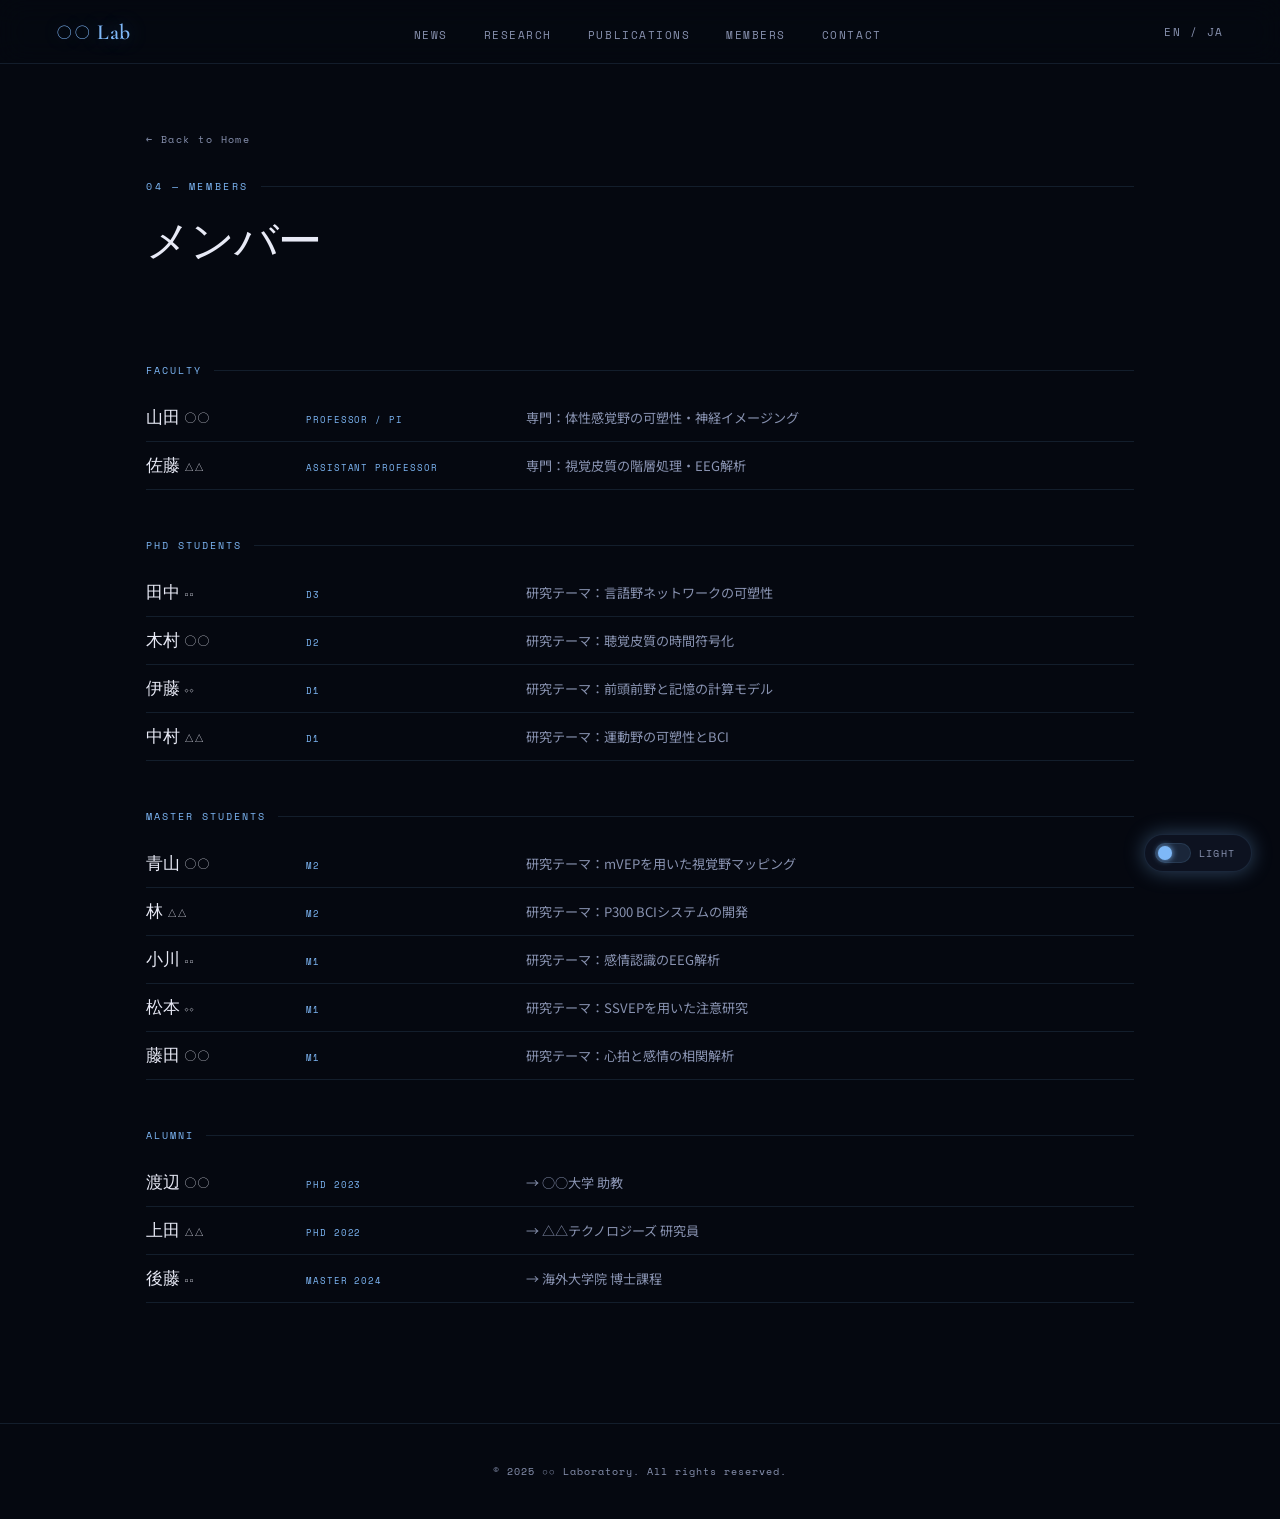
<file: members/index.html>
<!DOCTYPE html>
<html lang="ja" data-theme="dark">
<head>
<meta charset="UTF-8">
<meta name="viewport" content="width=device-width, initial-scale=1.0">
<title>Members — ○○ Lab</title>
<link href="https://fonts.googleapis.com/css2?family=Cormorant+Garamond:wght@300;400;600&family=Lora:ital,wght@0,400;0,500;1,400&family=Space+Mono:wght@400;700&family=IBM+Plex+Mono:wght@400;500&family=Noto+Sans+JP:wght@300;400;500&display=swap" rel="stylesheet">
<style>
/* ═══════════════════════════════════════════════
   THEME VARIABLES
═══════════════════════════════════════════════ */
[data-theme="dark"] {
  --bg:          #050810;
  --bg2:         #080d1a;
  --surface:     #0d1220;
  --accent:      #7eb8f7;
  --accent2:     #a78bfa;
  --accent3:     #f472b6;
  --text:        #e8eaf6;
  --text-dim:    #8892b0;
  --border:      rgba(126,184,247,0.12);
  --nav-bg:      rgba(5,8,16,0.88);
  --hero-bg:     radial-gradient(ellipse 60% 60% at 50% 50%, rgba(126,184,247,0.07) 0%, transparent 70%);
  --grid-line:   rgba(126,184,247,0.04);
  --brain-color: #1a2040;
  --brain-emissive: #0d1030;
  --brain-spec:  #7eb8f7;
  --brain-wire:  #7eb8f7;
  --brain-wire-opacity: 0.06;
  --glow:        0 0 20px rgba(126,184,247,0.35);
  --font-display: 'Cormorant Garamond', serif;
  --font-mono:    'Space Mono', monospace;
  --switch-bg:    rgba(126,184,247,0.1);
  --switch-icon:  '☀';
  --switch-label: 'Light';
}
[data-theme="ivory"] {
  --bg:          #faf8ff;
  --bg2:         #ede8f8;
  --surface:     #fbfaff;
  --accent:      #7c3aed;
  --accent2:     #6d28d9;
  --accent3:     #a78bfa;
  --text:        #1e1b2e;
  --text-dim:    #6b6880;
  --border:      rgba(124,58,237,0.12);
  --nav-bg:      rgba(250,248,255,0.93);
  --hero-bg:     linear-gradient(135deg, #faf8ff 60%, #ede8f8 100%);
  --grid-line:   rgba(124,58,237,0.04);
  --brain-color: #ede8f8;
  --brain-emissive: #e0d8f8;
  --brain-spec:  #ffffff;
  --brain-wire:  #7c3aed;
  --brain-wire-opacity: 0.025;
  --glow:        0 4px 18px rgba(124,58,237,0.12);
  --font-display: 'Lora', serif;
  --font-mono:    'IBM Plex Mono', monospace;
  --switch-bg:    rgba(124,58,237,0.08);
  --switch-icon:  '🌙';
  --switch-label: 'Dark';
}

/* ═══════════════════════════════════════════════
   BASE
═══════════════════════════════════════════════ */
*, *::before, *::after { margin:0; padding:0; box-sizing:border-box; }
html { scroll-behavior: smooth; }
body {
  background: var(--bg);
  color: var(--text);
  font-family: 'Noto Sans JP', sans-serif;
  overflow-x: hidden;
  transition: background 0.5s ease, color 0.5s ease;
}

/* ═══════════════════════════════════════════════
   THEME SWITCHER
═══════════════════════════════════════════════ */
#lang-switch {
  display: flex;
  align-items: center;
  gap: 6px;
  background: none;
  border: none;
  cursor: pointer;
  user-select: none;
  padding: 0;
}
#lang-switch .switch-track { display: none; }
#lang-switch .switch-label {
  font-family: var(--font-mono);
  font-size: 0.68rem;
  letter-spacing: 0.14em;
  text-transform: uppercase;
  color: var(--text-dim);
  transition: color 0.3s;
}
#lang-switch:hover .switch-label { color: var(--accent); }

#theme-switch {
  position: fixed;
  bottom: 28px;
  right: 28px;
  z-index: 2000;
  display: flex;
  align-items: center;
  gap: 8px;
  background: var(--surface);
  border: 1px solid var(--border);
  border-radius: 40px;
  padding: 8px 16px 8px 10px;
  cursor: pointer;
  box-shadow: var(--glow);
  transition: background 0.4s, border-color 0.4s, box-shadow 0.4s, transform 0.2s;
  user-select: none;
}
#theme-switch:hover { transform: scale(1.05); }
#theme-switch:active { transform: scale(0.97); }

.switch-track {
  width: 36px; height: 20px;
  background: var(--border);
  border: 1px solid var(--border);
  border-radius: 10px;
  position: relative;
  transition: background 0.4s;
}
.switch-thumb {
  width: 14px; height: 14px;
  background: var(--accent);
  border-radius: 50%;
  position: absolute;
  top: 2px; left: 2px;
  transition: transform 0.35s cubic-bezier(.4,0,.2,1), background 0.4s;
  box-shadow: 0 0 6px var(--accent);
}
[data-theme="ivory"] .switch-thumb { transform: translateX(16px); }

.switch-label {
  font-family: var(--font-mono);
  font-size: 0.62rem;
  letter-spacing: 0.12em;
  text-transform: uppercase;
  color: var(--text-dim);
  transition: color 0.4s;
}

/* ═══════════════════════════════════════════════
   NAV
═══════════════════════════════════════════════ */
:root { --nav-h: 64px; }
nav {
  position: fixed; top:0; left:0; right:0; height: var(--nav-h);
  background: var(--nav-bg);
  backdrop-filter: blur(14px);
  border-bottom: 1px solid var(--border);
  display: flex; align-items: center; justify-content: space-between;
  padding: 0 56px; z-index: 1000;
  transition: background 0.5s, border-color 0.5s;
  gap: 24px;
}
.nav-logo {
  font-family: var(--font-display);
  font-size: 1.35rem; font-weight: 600;
  color: var(--accent); text-decoration: none;
  letter-spacing: 0.03em;
  text-shadow: var(--glow);
  transition: color 0.4s, text-shadow 0.4s, font-family 0.1s;
}
.nav-links { display:flex; gap:36px; list-style:none; }
.nav-links a {
  font-family: var(--font-mono);
  font-size: 0.68rem; letter-spacing: 0.14em; text-transform: uppercase;
  color: var(--text-dim); text-decoration: none;
  transition: color 0.3s, font-family 0.1s;
  position: relative;
}
.nav-links a::after {
  content:''; position:absolute; bottom:-3px; left:0;
  width:0; height:1px; background:var(--accent);
  transition: width 0.3s;
}
.nav-links a:hover { color: var(--accent); }
.nav-links a:hover::after { width: 100%; }

/* ═══════════════════════════════════════════════
   HERO
═══════════════════════════════════════════════ */
#hero {
  width:100%; height:100vh; padding-top:var(--nav-h);
  display:flex; align-items:center; justify-content:center;
  position:relative; overflow:hidden;
  background: var(--hero-bg);
  transition: background 0.5s;
}
#hero::before {
  content:''; position:absolute; inset:0; pointer-events:none;
  background-image:
    linear-gradient(var(--grid-line) 1px, transparent 1px),
    linear-gradient(90deg, var(--grid-line) 1px, transparent 1px);
  background-size: 48px 48px;
  transition: background-image 0.5s;
}

.hero-layout {
  display: grid;
  grid-template-columns: 1fr 1fr;
  gap: 80px; align-items: center;
  max-width: 1100px; width: 100%;
  padding: 0 56px;
  position: relative; z-index: 1;
}
.hero-text { order: 1; }
#canvas-wrap {
  order: 2;
  position: relative;
  width: min(460px, 44vw);
  height: min(460px, 44vw);
  flex-shrink: 0;
}
@media(max-width:768px){
  #canvas-wrap { width: min(340px, 90vw); height: min(340px, 90vw); margin: 0 auto; }
}

.hero-kicker {
  font-family: var(--font-mono);
  font-size: 0.65rem; letter-spacing: 0.26em; text-transform: uppercase;
  color: var(--accent); margin-bottom: 18px;
  display: flex; align-items: center; gap: 12px;
  transition: color 0.4s;
}
[data-theme="dark"] .hero-kicker::before  { content:''; width:28px; height:1px; background:var(--accent); }
[data-theme="ivory"] .hero-kicker::before { content:''; width:0; }

.hero-h1 {
  font-family: var(--font-display);
  font-size: clamp(2rem, 3.8vw, 3.4rem);
  font-weight: 300; line-height: 1.2;
  letter-spacing: -0.02em; margin-bottom: 20px;
  color: var(--text);
  transition: font-family 0.1s, color 0.4s;
}
.hero-h1 em { font-style: italic; color: var(--accent); font-weight: 400; transition: color 0.4s; }
.hero-divider {
  width: 40px; height: 2px; background: var(--accent);
  border-radius: 1px; margin: 20px 0;
  transition: background 0.4s;
}
[data-theme="dark"] .hero-divider { display: none; }
.hero-p {
  font-size: 0.88rem; color: var(--text-dim); line-height: 2;
  max-width: 420px;
  transition: color 0.4s;
}

/* Canvas */
#canvas-wrap {
  position:relative;
  width: min(480px, 44vw); height: min(480px, 44vw);
  cursor: grab;
  filter: drop-shadow(var(--glow));
  transition: filter 0.5s;
}
#canvas-wrap:active { cursor: grabbing; }
#brain-canvas { width:100%; height:100%; display:block; }
#labels-container { position:absolute; inset:0; pointer-events:none; }
.drag-hint {
  position:absolute; bottom:-30px; left:50%; transform:translateX(-50%);
  font-family: var(--font-mono); font-size:0.6rem; letter-spacing:0.2em;
  text-transform:uppercase; color:var(--text-dim); white-space:nowrap;
  animation: breathe 2.5s ease-in-out infinite;
  transition: color 0.4s;
}
@keyframes breathe { 0%,100%{opacity:0.35} 50%{opacity:0.85} }
@keyframes labelFlash { 0%{filter:brightness(1)} 30%{filter:brightness(2) drop-shadow(0 0 8px white)} 100%{filter:brightness(1)} }
.label-flash .label-dot { animation: labelFlash 2s ease; }

/* ═══════════════════════════════════════════════
   REGION LABELS
═══════════════════════════════════════════════ */
.region-label {
  position:absolute; transform:translate(-50%,-50%);
  pointer-events:auto; opacity:0; transition:opacity 0.4s;
}
.region-label.visible { opacity:1; }
.label-dot {
  width:10px; height:10px; border-radius:50%; margin:auto;
  z-index:2; position:relative; cursor:pointer;
}
.label-line { pointer-events:none; width:1px; }
.label-card { pointer-events:auto; }
[data-theme="ivory"] .label-dot { border: 2px solid white; }
.label-line { width:1px; height:0; margin:0 auto; opacity:0; transition:height 0.3s, opacity 0.3s; }
.label-card {
  padding:10px 14px; width:172px; cursor:pointer;
  background: var(--surface);
  border-radius: 6px;
  opacity: 0; transform: translateY(8px);
  transition: opacity 0.3s ease, transform 0.3s ease, box-shadow 0.3s, background 0.4s;
  pointer-events: none;
}
[data-theme="dark"] .label-card {
  border: 1px solid rgba(126,184,247,0.2);
  box-shadow: 0 4px 20px rgba(0,0,0,0.4);
}
[data-theme="ivory"] .label-card {
  border: 1px solid var(--border);
  box-shadow: 0 4px 18px rgba(124,58,237,0.08);
}
.region-label:hover .label-line { height:22px; opacity:0.5; }
.region-label:hover .label-card { opacity:1; transform:translateY(0); pointer-events:auto; }
.label-card:hover { opacity:1; transform:translateY(0); }
[data-theme="dark"]  .label-card:hover { box-shadow: 0 8px 30px rgba(0,0,0,0.5); }
[data-theme="ivory"] .label-card:hover { box-shadow: 0 10px 32px rgba(194,65,12,0.12); }

.label-name {
  font-family: var(--font-mono);
  font-size:0.65rem; font-weight:500; letter-spacing:0.07em;
  white-space:nowrap; transition: color 0.4s;
}
.label-en {
  font-family: var(--font-mono);
  font-size:0.54rem; color:var(--text-dim); letter-spacing:0.04em; margin-top:2px;
  transition: color 0.4s;
}
.label-desc {
  font-size:0.72rem; color:var(--text-dim); line-height:1.65;
  max-height:0; overflow:hidden; opacity:0;
  transition: max-height 0.4s, opacity 0.4s, margin-top 0.3s, color 0.4s;
}
.label-card:hover .label-desc { max-height:130px; opacity:1; margin-top:8px; }
.label-link {
  display:inline-block; margin-top:7px;
  font-family: var(--font-mono); font-size:0.58rem; letter-spacing:0.07em;
  color:var(--accent2); text-decoration:none;
  border-bottom:1px solid currentColor;
  transition: opacity 0.2s, color 0.4s;
}
.label-link:hover { opacity:0.7; }

/* ═══════════════════════════════════════════════
   SECTIONS
═══════════════════════════════════════════════ */
.section-inner { max-width:1100px; margin:0 auto; padding:110px 56px; }
.alt-section { background: var(--bg2); transition: background 0.5s; }
.alt-section .section-inner { padding: 110px 56px; }

.section-label {
  font-family: var(--font-mono);
  font-size:0.62rem; letter-spacing:0.26em; text-transform:uppercase;
  color:var(--accent); margin-bottom:18px;
  display:flex; align-items:center; gap:12px;
  transition: color 0.4s;
}
.section-label::after { content:''; flex:1; height:1px; background:var(--border); transition: background 0.4s; }
.section-h2 {
  font-family: var(--font-display);
  font-size: clamp(1.8rem, 3.4vw, 2.8rem);
  font-weight: 300; letter-spacing:-0.02em; margin-bottom:44px;
  color: var(--text);
  transition: font-family 0.1s, color 0.4s;
}

/* News & Events */
.news-list { list-style:none; display:flex; flex-direction:column; gap:0; }
.news-item {
  display:flex; align-items:baseline; gap:16px;
  padding:16px 0; border-bottom:1px solid var(--border);
  transition:border-color 0.4s, padding-left 0.2s;
}
.news-item:hover { padding-left:6px; }
.news-date {
  font-family:var(--font-mono); font-size:0.65rem;
  color:var(--accent); white-space:nowrap; min-width:58px;
  transition:color 0.4s;
}
.news-badge {
  font-family:var(--font-mono); font-size:0.52rem; letter-spacing:0.08em;
  padding:2px 8px; border-radius:4px; white-space:nowrap;
  border:1px solid;
}
.news-badge-paper  { background:rgba(126,184,247,0.12); color:#7eb8f7; border-color:rgba(126,184,247,0.35); }
.news-badge-event  { background:rgba(167,139,250,0.12); color:#a78bfa; border-color:rgba(167,139,250,0.35); }
.news-badge-award  { background:rgba(251,191,36,0.12);  color:#fbbf24; border-color:rgba(251,191,36,0.35); }
.news-text { font-size:0.88rem; line-height:1.7; color:var(--text-dim); transition:color 0.4s; }

/* Publications */
.pub-list { list-style:none; }
.pub-item {
  padding:28px 0; border-bottom:1px solid var(--border);
  display:grid; grid-template-columns:72px 1fr; gap:24px;
  transition: padding-left 0.25s, background 0.25s, border-color 0.4s;
}
.pub-item:hover { padding-left:10px; background:rgba(128,128,255,0.02); }
.pub-year {
  font-family: var(--font-mono); font-size:0.68rem;
  color:var(--accent); padding-top:3px;
  transition: color 0.4s;
}
.pub-title {
  font-family: var(--font-display);
  font-size:1.1rem; font-weight:400; margin-bottom:5px; line-height:1.45;
  transition: font-family 0.1s, color 0.4s;
}
.pub-authors { font-size:0.78rem; color:var(--text-dim); margin-bottom:4px; transition:color 0.4s; }
.pub-journal { font-family:var(--font-mono); font-size:0.62rem; color:var(--accent2); transition:color 0.4s; }
.pub-tags { margin-top:8px; display:flex; flex-wrap:wrap; gap:6px; }
.pub-tag {
  font-family:var(--font-mono); font-size:0.55rem; letter-spacing:0.06em;
  padding:2px 8px; border-radius:4px; border:1px solid;
  cursor:pointer; transition:opacity 0.2s, transform 0.15s;
}
.pub-tag:hover { opacity:0.75; transform:translateY(-1px); }

/* Members */
.member-tabs { display:flex; gap:8px; margin-bottom:32px; flex-wrap:wrap; }
.member-tab {
  font-family:var(--font-mono); font-size:0.62rem; letter-spacing:0.12em; text-transform:uppercase;
  padding:6px 16px; border-radius:20px; cursor:pointer;
  border:1px solid var(--border); background:transparent; color:var(--text-dim);
  transition:all 0.25s;
}
.member-tab:hover { color:var(--accent); border-color:var(--accent); }
.member-tab.active { background:var(--accent); color:var(--bg); border-color:var(--accent); }
.members-group { display:none; }
.members-group.active { display:grid; grid-template-columns:repeat(auto-fill,minmax(220px,1fr)); gap:20px; }
.member-card {
  background:var(--surface); border:1px solid var(--border);
  border-radius:10px; padding:28px 24px; cursor:pointer;
  transition:transform 0.3s,box-shadow 0.3s,background 0.4s,border-color 0.4s;
}
[data-theme="ivory"] .member-card { border-radius:12px; }
.member-card:hover { transform:translateY(-4px); box-shadow:0 10px 32px rgba(0,0,0,0.12); }
.member-avatar {
  width:52px; height:52px; border-radius:50%;
  background:linear-gradient(135deg,rgba(128,128,255,0.1),rgba(180,100,200,0.1));
  margin-bottom:16px;
  display:flex; align-items:center; justify-content:center;
  font-family:var(--font-display); font-size:1.3rem; color:var(--accent);
  transition: color 0.4s;
}
.member-name { font-family:var(--font-display); font-size:1.1rem; margin-bottom:4px; transition:font-family 0.1s; }
.member-role { font-family:var(--font-mono); font-size:0.58rem; letter-spacing:0.1em; text-transform:uppercase; color:var(--text-dim); margin-bottom:12px; transition:color 0.4s; }
.member-bio { font-size:0.78rem; color:var(--text-dim); line-height:1.75; transition:color 0.4s; }

/* Member Detail Overlay */
#member-overlay {
  position:fixed; inset:0; z-index:3000;
  display:flex; justify-content:flex-end;
  pointer-events:none;
}
#member-overlay.open { pointer-events:auto; }
#member-overlay-bg {
  position:absolute; inset:0;
  background:rgba(0,0,0,0); transition:background 0.35s;
}
#member-overlay.open #member-overlay-bg { background:rgba(0,0,0,0.5); }
#member-panel {
  position:relative; z-index:1;
  width:min(520px,92vw); height:100vh;
  background:var(--surface); border-left:1px solid var(--border);
  overflow-y:auto; padding:48px 40px;
  transform:translateX(100%);
  transition:transform 0.4s cubic-bezier(.4,0,.2,1), background 0.4s, border-color 0.4s;
  display:flex; flex-direction:column; gap:0;
}
#member-overlay.open #member-panel { transform:translateX(0); }
#member-close {
  position:sticky; top:0; left:0; align-self:flex-start;
  background:none; border:none; cursor:pointer;
  font-family:var(--font-mono); font-size:0.62rem; letter-spacing:0.1em;
  color:var(--text-dim); padding:0; margin-bottom:32px;
  display:flex; align-items:center; gap:8px;
  transition:color 0.2s;
}
#member-close:hover { color:var(--accent); }
.mp-avatar {
  width:88px; height:88px; border-radius:50%;
  background:linear-gradient(135deg,rgba(128,128,255,0.15),rgba(180,100,200,0.15));
  display:flex; align-items:center; justify-content:center;
  font-family:var(--font-display); font-size:2.2rem; color:var(--accent);
  margin-bottom:20px; flex-shrink:0;
}
.mp-name { font-family:var(--font-display); font-size:1.8rem; font-weight:300; margin-bottom:4px; }
.mp-role { font-family:var(--font-mono); font-size:0.6rem; letter-spacing:0.12em; text-transform:uppercase; color:var(--text-dim); margin-bottom:24px; }
.mp-divider { width:32px; height:2px; background:var(--accent); border-radius:1px; margin-bottom:28px; }
.mp-section-title {
  font-family:var(--font-mono); font-size:0.6rem; letter-spacing:0.18em; text-transform:uppercase;
  color:var(--accent); margin-bottom:10px; margin-top:28px;
}
.mp-text { font-size:0.88rem; line-height:1.9; color:var(--text-dim); }
.mp-tags { display:flex; flex-wrap:wrap; gap:6px; margin-top:4px; }
.mp-tag {
  font-family:var(--font-mono); font-size:0.55rem; letter-spacing:0.06em;
  padding:3px 10px; border-radius:4px; border:1px solid var(--border);
  color:var(--text-dim);
}
.mp-links { display:flex; flex-direction:column; gap:8px; margin-top:4px; }
.mp-link {
  font-family:var(--font-mono); font-size:0.65rem; letter-spacing:0.06em;
  color:var(--accent); text-decoration:none; display:flex; align-items:center; gap:8px;
  transition:opacity 0.2s;
}
.mp-link:hover { opacity:0.7; }
.mp-pubs { display:flex; flex-direction:column; gap:10px; margin-top:4px; }
.mp-pub {
  padding:12px 14px; border-radius:6px; border:1px solid var(--border);
  font-size:0.8rem; line-height:1.6; color:var(--text-dim);
  transition:border-color 0.3s;
}
.mp-pub:hover { border-color:var(--accent); }
.mp-pub-year { font-family:var(--font-mono); font-size:0.58rem; color:var(--accent); margin-bottom:3px; }

/* Contact */
.contact-grid { display:grid; grid-template-columns:1fr 1fr; gap:60px; align-items:start; }
.contact-info p { font-size:0.85rem; color:var(--text-dim); line-height:2.1; transition:color 0.4s; }
.contact-info a { color:var(--accent); text-decoration:none; transition:color 0.4s; }
.contact-info a:hover { text-decoration:underline; }
.contact-map {
  background:var(--bg2); border:1px solid var(--border); border-radius:8px;
  height:200px; display:flex; align-items:center; justify-content:center;
  font-family:var(--font-mono); font-size:0.6rem; letter-spacing:0.1em; color:var(--text-dim);
  transition: background 0.4s, border-color 0.4s, color 0.4s;
}

footer {
  text-align:center; padding:40px;
  border-top:1px solid var(--border);
  font-family:var(--font-mono); font-size:0.62rem; letter-spacing:0.1em; color:var(--text-dim);
  transition: border-color 0.4s, color 0.4s;
}

@media(max-width:768px){
  nav{padding:0 24px;}
  .hero-layout{grid-template-columns:1fr;gap:48px;padding:0 24px;}
  .hero-text{order:1;} #canvas-wrap{order:2;width:min(360px,85vw);height:min(360px,85vw);margin:0 auto;}
  .section-inner{padding:80px 24px;}
  .alt-section .section-inner{padding:80px 24px;}
  .contact-grid{grid-template-columns:1fr;gap:32px;}
  .nav-links{gap:20px;} .nav-links a{font-size:0.6rem;}
  #theme-switch{bottom:20px;right:20px;}
}

.more-btn {
  display: inline-flex; align-items: center; gap: 8px; margin-top: 32px;
  font-family: var(--font-mono); font-size: 0.65rem; letter-spacing: 0.14em; text-transform: uppercase;
  color: var(--accent); text-decoration: none;
  border: 1px solid var(--accent); border-radius: 4px;
  padding: 10px 22px;
  transition: background 0.25s, color 0.25s, transform 0.2s;
}
.more-btn:hover { background: var(--accent); color: var(--bg); transform: translateY(-2px); }
.more-btn::after { content: '→'; transition: transform 0.2s; }
.more-btn:hover::after { transform: translateX(4px); }

</style>
<style>
.page-hero { padding: calc(var(--nav-h) + 60px) 56px 48px; max-width:1100px; margin:0 auto; }
.back-link { font-family:var(--font-mono); font-size:0.65rem; letter-spacing:0.14em; color:var(--text-dim); text-decoration:none; display:inline-flex; align-items:center; gap:8px; margin-bottom:32px; transition:color 0.3s; }
.back-link:hover { color:var(--accent); }
.page-content { max-width:1100px; margin:0 auto; padding:0 56px 120px; }
@media(max-width:768px) { .page-hero { padding:calc(var(--nav-h)+40px) 24px 32px; } .page-content { padding:0 24px 80px; } }

/* member list */
.member-group-title {
  font-family:var(--font-mono); font-size:0.62rem; letter-spacing:0.2em; text-transform:uppercase;
  color:var(--accent); margin:48px 0 16px; display:flex; align-items:center; gap:12px;
}
.member-group-title::after { content:''; flex:1; height:1px; background:var(--border); }
.member-group-title:first-child { margin-top:0; }
.member-row {
  display:flex; align-items:baseline; gap:20px;
  padding:12px 0; border-bottom:1px solid var(--border);
  transition:padding-left 0.2s, border-color 0.4s;
}
.member-row:hover { padding-left:8px; }
.member-row-name { font-family:var(--font-display); font-size:1.05rem; min-width:140px; transition:font-family 0.1s; }
.member-row-role { font-family:var(--font-mono); font-size:0.58rem; letter-spacing:0.1em; text-transform:uppercase; color:var(--accent); min-width:200px; transition:color 0.4s; }
.member-row-bio { font-size:0.82rem; color:var(--text-dim); transition:color 0.4s; }
@media(max-width:600px) {
  .member-row { flex-direction:column; gap:4px; }
  .member-row-role { min-width:unset; }
}
</style>
</head>
<body>
<!-- THEME SWITCH -->
<button id="theme-switch" aria-label="テーマ切り替え">
  <div class="switch-track"><div class="switch-thumb"></div></div>
  <span class="switch-label" id="switch-label">Light</span>
</button>
<!-- NAV -->
<nav>
  <a href="/labsite/" class="nav-logo">○○ Lab</a>
  <ul class="nav-links">
    <li><a href="/labsite/#news">News</a></li>
    <li><a href="/labsite/#research">Research</a></li>
    <li><a href="/labsite/#publications">Publications</a></li>
    <li><a href="/labsite/#members">Members</a></li>
    <li><a href="/labsite/#contact">Contact</a></li>
  </ul>
  <button id="lang-switch" aria-label="言語切り替え">
    <span class="switch-label" id="lang-label">EN / JA</span>
  </button>
</nav>

<div class="page-hero">
  <a href="/labsite/" class="back-link">← Back to Home</a>
  <p class="section-label">04 — Members</p>
  <h1 class="section-h2">メンバー</h1>
</div>

<div class="page-content">

  <p class="member-group-title">Faculty</p>
  <div class="member-row"><span class="member-row-name">山田 ○○</span><span class="member-row-role">Professor / PI</span><span class="member-row-bio">専門：体性感覚野の可塑性・神経イメージング</span></div>
  <div class="member-row"><span class="member-row-name">佐藤 △△</span><span class="member-row-role">Assistant Professor</span><span class="member-row-bio">専門：視覚皮質の階層処理・EEG解析</span></div>

  <p class="member-group-title">PhD Students</p>
  <div class="member-row"><span class="member-row-name">田中 □□</span><span class="member-row-role">D3</span><span class="member-row-bio">研究テーマ：言語野ネットワークの可塑性</span></div>
  <div class="member-row"><span class="member-row-name">木村 ○○</span><span class="member-row-role">D2</span><span class="member-row-bio">研究テーマ：聴覚皮質の時間符号化</span></div>
  <div class="member-row"><span class="member-row-name">伊藤 ◇◇</span><span class="member-row-role">D1</span><span class="member-row-bio">研究テーマ：前頭前野と記憶の計算モデル</span></div>
  <div class="member-row"><span class="member-row-name">中村 △△</span><span class="member-row-role">D1</span><span class="member-row-bio">研究テーマ：運動野の可塑性とBCI</span></div>

  <p class="member-group-title">Master Students</p>
  <div class="member-row"><span class="member-row-name">青山 ○○</span><span class="member-row-role">M2</span><span class="member-row-bio">研究テーマ：mVEPを用いた視覚野マッピング</span></div>
  <div class="member-row"><span class="member-row-name">林 △△</span><span class="member-row-role">M2</span><span class="member-row-bio">研究テーマ：P300 BCIシステムの開発</span></div>
  <div class="member-row"><span class="member-row-name">小川 □□</span><span class="member-row-role">M1</span><span class="member-row-bio">研究テーマ：感情認識のEEG解析</span></div>
  <div class="member-row"><span class="member-row-name">松本 ◇◇</span><span class="member-row-role">M1</span><span class="member-row-bio">研究テーマ：SSVEPを用いた注意研究</span></div>
  <div class="member-row"><span class="member-row-name">藤田 ○○</span><span class="member-row-role">M1</span><span class="member-row-bio">研究テーマ：心拍と感情の相関解析</span></div>

  <p class="member-group-title">Alumni</p>
  <div class="member-row"><span class="member-row-name">渡辺 ○○</span><span class="member-row-role">PhD 2023</span><span class="member-row-bio">→ ○○大学 助教</span></div>
  <div class="member-row"><span class="member-row-name">上田 △△</span><span class="member-row-role">PhD 2022</span><span class="member-row-bio">→ △△テクノロジーズ 研究員</span></div>
  <div class="member-row"><span class="member-row-name">後藤 □□</span><span class="member-row-role">Master 2024</span><span class="member-row-bio">→ 海外大学院 博士課程</span></div>

</div>

<footer>© 2025 ○○ Laboratory. All rights reserved.</footer>

<script>
document.addEventListener('DOMContentLoaded', () => {
  const htmlEl = document.documentElement;
  const btn = document.getElementById('theme-switch');
  const lbl = document.getElementById('switch-label');
  if (btn) btn.addEventListener('click', () => {
    const next = htmlEl.getAttribute('data-theme') === 'dark' ? 'ivory' : 'dark';
    htmlEl.setAttribute('data-theme', next);
    if (lbl) lbl.textContent = next === 'dark' ? 'Light' : 'Dark';
  });
  let lang = 'ja';
  const langBtn = document.getElementById('lang-switch');
  if (langBtn) langBtn.addEventListener('click', () => {
    lang = lang === 'ja' ? 'en' : 'ja';
    const langLbl = document.getElementById('lang-label');
    langLbl.innerHTML = lang === 'en'
      ? '<span style="text-decoration:underline;color:var(--accent)">EN</span> / JA'
      : 'EN / <span style="text-decoration:underline;color:var(--accent)">JA</span>';
  });
});
</script>
</body>
</html>
</file>
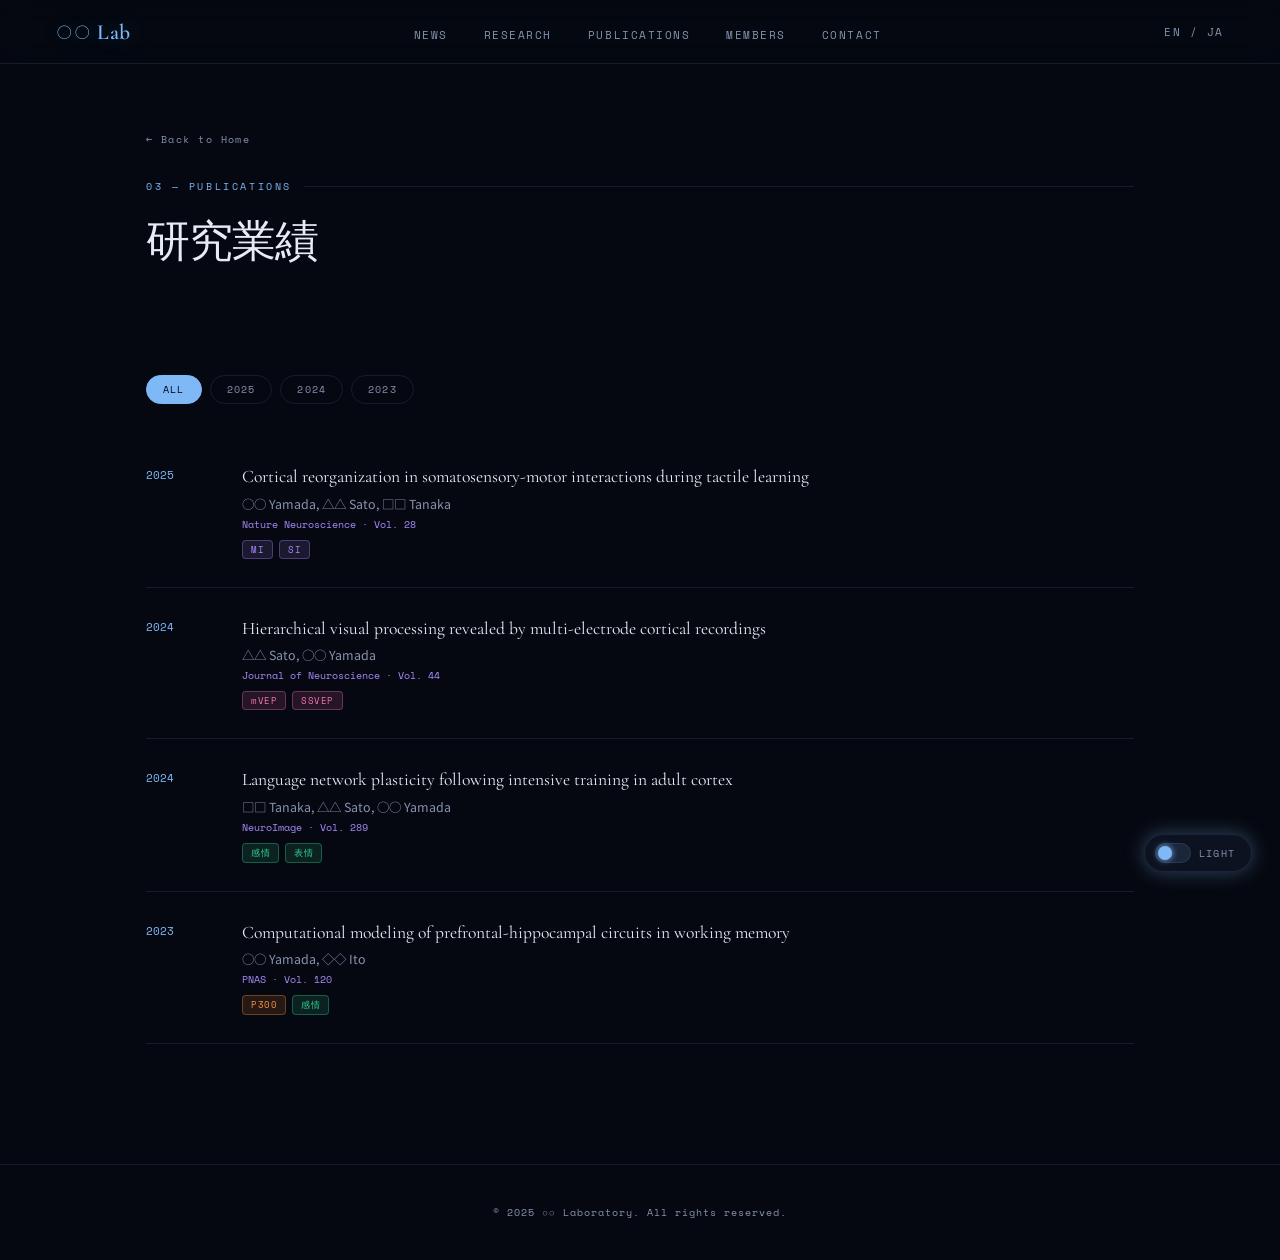
<file: publications/index.html>
<!DOCTYPE html>
<html lang="ja" data-theme="dark">
<head>
<meta charset="UTF-8">
<meta name="viewport" content="width=device-width, initial-scale=1.0">
<title>研究業績 — ○○ Lab</title>
<link href="https://fonts.googleapis.com/css2?family=Cormorant+Garamond:wght@300;400;600&family=Lora:ital,wght@0,400;0,500;1,400&family=Space+Mono:wght@400;700&family=IBM+Plex+Mono:wght@400;500&family=Noto+Sans+JP:wght@300;400;500&display=swap" rel="stylesheet">
<style>
/* ═══════════════════════════════════════════════
   THEME VARIABLES
═══════════════════════════════════════════════ */
[data-theme="dark"] {
  --bg:          #050810;
  --bg2:         #080d1a;
  --surface:     #0d1220;
  --accent:      #7eb8f7;
  --accent2:     #a78bfa;
  --accent3:     #f472b6;
  --text:        #e8eaf6;
  --text-dim:    #8892b0;
  --border:      rgba(126,184,247,0.12);
  --nav-bg:      rgba(5,8,16,0.88);
  --hero-bg:     radial-gradient(ellipse 60% 60% at 50% 50%, rgba(126,184,247,0.07) 0%, transparent 70%);
  --grid-line:   rgba(126,184,247,0.04);
  --brain-color: #1a2040;
  --brain-emissive: #0d1030;
  --brain-spec:  #7eb8f7;
  --brain-wire:  #7eb8f7;
  --brain-wire-opacity: 0.06;
  --glow:        0 0 20px rgba(126,184,247,0.35);
  --font-display: 'Cormorant Garamond', serif;
  --font-mono:    'Space Mono', monospace;
  --switch-bg:    rgba(126,184,247,0.1);
  --switch-icon:  '☀';
  --switch-label: 'Light';
}
[data-theme="ivory"] {
  --bg:          #faf8ff;
  --bg2:         #ede8f8;
  --surface:     #fbfaff;
  --accent:      #7c3aed;
  --accent2:     #6d28d9;
  --accent3:     #a78bfa;
  --text:        #1e1b2e;
  --text-dim:    #6b6880;
  --border:      rgba(124,58,237,0.12);
  --nav-bg:      rgba(250,248,255,0.93);
  --hero-bg:     linear-gradient(135deg, #faf8ff 60%, #ede8f8 100%);
  --grid-line:   rgba(124,58,237,0.04);
  --brain-color: #ede8f8;
  --brain-emissive: #e0d8f8;
  --brain-spec:  #ffffff;
  --brain-wire:  #7c3aed;
  --brain-wire-opacity: 0.025;
  --glow:        0 4px 18px rgba(124,58,237,0.12);
  --font-display: 'Lora', serif;
  --font-mono:    'IBM Plex Mono', monospace;
  --switch-bg:    rgba(124,58,237,0.08);
  --switch-icon:  '🌙';
  --switch-label: 'Dark';
}

/* ═══════════════════════════════════════════════
   BASE
═══════════════════════════════════════════════ */
*, *::before, *::after { margin:0; padding:0; box-sizing:border-box; }
html { scroll-behavior: smooth; }
body {
  background: var(--bg);
  color: var(--text);
  font-family: 'Noto Sans JP', sans-serif;
  overflow-x: hidden;
  transition: background 0.5s ease, color 0.5s ease;
}

/* ═══════════════════════════════════════════════
   THEME SWITCHER
═══════════════════════════════════════════════ */
#lang-switch {
  display: flex;
  align-items: center;
  gap: 6px;
  background: none;
  border: none;
  cursor: pointer;
  user-select: none;
  padding: 0;
}
#lang-switch .switch-track { display: none; }
#lang-switch .switch-label {
  font-family: var(--font-mono);
  font-size: 0.68rem;
  letter-spacing: 0.14em;
  text-transform: uppercase;
  color: var(--text-dim);
  transition: color 0.3s;
}
#lang-switch:hover .switch-label { color: var(--accent); }

#theme-switch {
  position: fixed;
  bottom: 28px;
  right: 28px;
  z-index: 2000;
  display: flex;
  align-items: center;
  gap: 8px;
  background: var(--surface);
  border: 1px solid var(--border);
  border-radius: 40px;
  padding: 8px 16px 8px 10px;
  cursor: pointer;
  box-shadow: var(--glow);
  transition: background 0.4s, border-color 0.4s, box-shadow 0.4s, transform 0.2s;
  user-select: none;
}
#theme-switch:hover { transform: scale(1.05); }
#theme-switch:active { transform: scale(0.97); }

.switch-track {
  width: 36px; height: 20px;
  background: var(--border);
  border: 1px solid var(--border);
  border-radius: 10px;
  position: relative;
  transition: background 0.4s;
}
.switch-thumb {
  width: 14px; height: 14px;
  background: var(--accent);
  border-radius: 50%;
  position: absolute;
  top: 2px; left: 2px;
  transition: transform 0.35s cubic-bezier(.4,0,.2,1), background 0.4s;
  box-shadow: 0 0 6px var(--accent);
}
[data-theme="ivory"] .switch-thumb { transform: translateX(16px); }

.switch-label {
  font-family: var(--font-mono);
  font-size: 0.62rem;
  letter-spacing: 0.12em;
  text-transform: uppercase;
  color: var(--text-dim);
  transition: color 0.4s;
}

/* ═══════════════════════════════════════════════
   NAV
═══════════════════════════════════════════════ */
:root { --nav-h: 64px; }
nav {
  position: fixed; top:0; left:0; right:0; height: var(--nav-h);
  background: var(--nav-bg);
  backdrop-filter: blur(14px);
  border-bottom: 1px solid var(--border);
  display: flex; align-items: center; justify-content: space-between;
  padding: 0 56px; z-index: 1000;
  transition: background 0.5s, border-color 0.5s;
  gap: 24px;
}
.nav-logo {
  font-family: var(--font-display);
  font-size: 1.35rem; font-weight: 600;
  color: var(--accent); text-decoration: none;
  letter-spacing: 0.03em;
  text-shadow: var(--glow);
  transition: color 0.4s, text-shadow 0.4s, font-family 0.1s;
}
.nav-links { display:flex; gap:36px; list-style:none; }
.nav-links a {
  font-family: var(--font-mono);
  font-size: 0.68rem; letter-spacing: 0.14em; text-transform: uppercase;
  color: var(--text-dim); text-decoration: none;
  transition: color 0.3s, font-family 0.1s;
  position: relative;
}
.nav-links a::after {
  content:''; position:absolute; bottom:-3px; left:0;
  width:0; height:1px; background:var(--accent);
  transition: width 0.3s;
}
.nav-links a:hover { color: var(--accent); }
.nav-links a:hover::after { width: 100%; }

/* ═══════════════════════════════════════════════
   HERO
═══════════════════════════════════════════════ */
#hero {
  width:100%; height:100vh; padding-top:var(--nav-h);
  display:flex; align-items:center; justify-content:center;
  position:relative; overflow:hidden;
  background: var(--hero-bg);
  transition: background 0.5s;
}
#hero::before {
  content:''; position:absolute; inset:0; pointer-events:none;
  background-image:
    linear-gradient(var(--grid-line) 1px, transparent 1px),
    linear-gradient(90deg, var(--grid-line) 1px, transparent 1px);
  background-size: 48px 48px;
  transition: background-image 0.5s;
}

.hero-layout {
  display: grid;
  grid-template-columns: 1fr 1fr;
  gap: 80px; align-items: center;
  max-width: 1100px; width: 100%;
  padding: 0 56px;
  position: relative; z-index: 1;
}
.hero-text { order: 1; }
#canvas-wrap {
  order: 2;
  position: relative;
  width: min(460px, 44vw);
  height: min(460px, 44vw);
  flex-shrink: 0;
}
@media(max-width:768px){
  #canvas-wrap { width: min(340px, 90vw); height: min(340px, 90vw); margin: 0 auto; }
}

.hero-kicker {
  font-family: var(--font-mono);
  font-size: 0.65rem; letter-spacing: 0.26em; text-transform: uppercase;
  color: var(--accent); margin-bottom: 18px;
  display: flex; align-items: center; gap: 12px;
  transition: color 0.4s;
}
[data-theme="dark"] .hero-kicker::before  { content:''; width:28px; height:1px; background:var(--accent); }
[data-theme="ivory"] .hero-kicker::before { content:''; width:0; }

.hero-h1 {
  font-family: var(--font-display);
  font-size: clamp(2rem, 3.8vw, 3.4rem);
  font-weight: 300; line-height: 1.2;
  letter-spacing: -0.02em; margin-bottom: 20px;
  color: var(--text);
  transition: font-family 0.1s, color 0.4s;
}
.hero-h1 em { font-style: italic; color: var(--accent); font-weight: 400; transition: color 0.4s; }
.hero-divider {
  width: 40px; height: 2px; background: var(--accent);
  border-radius: 1px; margin: 20px 0;
  transition: background 0.4s;
}
[data-theme="dark"] .hero-divider { display: none; }
.hero-p {
  font-size: 0.88rem; color: var(--text-dim); line-height: 2;
  max-width: 420px;
  transition: color 0.4s;
}

/* Canvas */
#canvas-wrap {
  position:relative;
  width: min(480px, 44vw); height: min(480px, 44vw);
  cursor: grab;
  filter: drop-shadow(var(--glow));
  transition: filter 0.5s;
}
#canvas-wrap:active { cursor: grabbing; }
#brain-canvas { width:100%; height:100%; display:block; }
#labels-container { position:absolute; inset:0; pointer-events:none; }
.drag-hint {
  position:absolute; bottom:-30px; left:50%; transform:translateX(-50%);
  font-family: var(--font-mono); font-size:0.6rem; letter-spacing:0.2em;
  text-transform:uppercase; color:var(--text-dim); white-space:nowrap;
  animation: breathe 2.5s ease-in-out infinite;
  transition: color 0.4s;
}
@keyframes breathe { 0%,100%{opacity:0.35} 50%{opacity:0.85} }
@keyframes labelFlash { 0%{filter:brightness(1)} 30%{filter:brightness(2) drop-shadow(0 0 8px white)} 100%{filter:brightness(1)} }
.label-flash .label-dot { animation: labelFlash 2s ease; }

/* ═══════════════════════════════════════════════
   REGION LABELS
═══════════════════════════════════════════════ */
.region-label {
  position:absolute; transform:translate(-50%,-50%);
  pointer-events:auto; opacity:0; transition:opacity 0.4s;
}
.region-label.visible { opacity:1; }
.label-dot {
  width:10px; height:10px; border-radius:50%; margin:auto;
  z-index:2; position:relative; cursor:pointer;
}
.label-line { pointer-events:none; width:1px; }
.label-card { pointer-events:auto; }
[data-theme="ivory"] .label-dot { border: 2px solid white; }
.label-line { width:1px; height:0; margin:0 auto; opacity:0; transition:height 0.3s, opacity 0.3s; }
.label-card {
  padding:10px 14px; width:172px; cursor:pointer;
  background: var(--surface);
  border-radius: 6px;
  opacity: 0; transform: translateY(8px);
  transition: opacity 0.3s ease, transform 0.3s ease, box-shadow 0.3s, background 0.4s;
  pointer-events: none;
}
[data-theme="dark"] .label-card {
  border: 1px solid rgba(126,184,247,0.2);
  box-shadow: 0 4px 20px rgba(0,0,0,0.4);
}
[data-theme="ivory"] .label-card {
  border: 1px solid var(--border);
  box-shadow: 0 4px 18px rgba(124,58,237,0.08);
}
.region-label:hover .label-line { height:22px; opacity:0.5; }
.region-label:hover .label-card { opacity:1; transform:translateY(0); pointer-events:auto; }
.label-card:hover { opacity:1; transform:translateY(0); }
[data-theme="dark"]  .label-card:hover { box-shadow: 0 8px 30px rgba(0,0,0,0.5); }
[data-theme="ivory"] .label-card:hover { box-shadow: 0 10px 32px rgba(194,65,12,0.12); }

.label-name {
  font-family: var(--font-mono);
  font-size:0.65rem; font-weight:500; letter-spacing:0.07em;
  white-space:nowrap; transition: color 0.4s;
}
.label-en {
  font-family: var(--font-mono);
  font-size:0.54rem; color:var(--text-dim); letter-spacing:0.04em; margin-top:2px;
  transition: color 0.4s;
}
.label-desc {
  font-size:0.72rem; color:var(--text-dim); line-height:1.65;
  max-height:0; overflow:hidden; opacity:0;
  transition: max-height 0.4s, opacity 0.4s, margin-top 0.3s, color 0.4s;
}
.label-card:hover .label-desc { max-height:130px; opacity:1; margin-top:8px; }
.label-link {
  display:inline-block; margin-top:7px;
  font-family: var(--font-mono); font-size:0.58rem; letter-spacing:0.07em;
  color:var(--accent2); text-decoration:none;
  border-bottom:1px solid currentColor;
  transition: opacity 0.2s, color 0.4s;
}
.label-link:hover { opacity:0.7; }

/* ═══════════════════════════════════════════════
   SECTIONS
═══════════════════════════════════════════════ */
.section-inner { max-width:1100px; margin:0 auto; padding:110px 56px; }
.alt-section { background: var(--bg2); transition: background 0.5s; }
.alt-section .section-inner { padding: 110px 56px; }

.section-label {
  font-family: var(--font-mono);
  font-size:0.62rem; letter-spacing:0.26em; text-transform:uppercase;
  color:var(--accent); margin-bottom:18px;
  display:flex; align-items:center; gap:12px;
  transition: color 0.4s;
}
.section-label::after { content:''; flex:1; height:1px; background:var(--border); transition: background 0.4s; }
.section-h2 {
  font-family: var(--font-display);
  font-size: clamp(1.8rem, 3.4vw, 2.8rem);
  font-weight: 300; letter-spacing:-0.02em; margin-bottom:44px;
  color: var(--text);
  transition: font-family 0.1s, color 0.4s;
}

/* News & Events */
.news-list { list-style:none; display:flex; flex-direction:column; gap:0; }
.news-item {
  display:flex; align-items:baseline; gap:16px;
  padding:16px 0; border-bottom:1px solid var(--border);
  transition:border-color 0.4s, padding-left 0.2s;
}
.news-item:hover { padding-left:6px; }
.news-date {
  font-family:var(--font-mono); font-size:0.65rem;
  color:var(--accent); white-space:nowrap; min-width:58px;
  transition:color 0.4s;
}
.news-badge {
  font-family:var(--font-mono); font-size:0.52rem; letter-spacing:0.08em;
  padding:2px 8px; border-radius:4px; white-space:nowrap;
  border:1px solid;
}
.news-badge-paper  { background:rgba(126,184,247,0.12); color:#7eb8f7; border-color:rgba(126,184,247,0.35); }
.news-badge-event  { background:rgba(167,139,250,0.12); color:#a78bfa; border-color:rgba(167,139,250,0.35); }
.news-badge-award  { background:rgba(251,191,36,0.12);  color:#fbbf24; border-color:rgba(251,191,36,0.35); }
.news-text { font-size:0.88rem; line-height:1.7; color:var(--text-dim); transition:color 0.4s; }

/* Publications */
.pub-list { list-style:none; }
.pub-item {
  padding:28px 0; border-bottom:1px solid var(--border);
  display:grid; grid-template-columns:72px 1fr; gap:24px;
  transition: padding-left 0.25s, background 0.25s, border-color 0.4s;
}
.pub-item:hover { padding-left:10px; background:rgba(128,128,255,0.02); }
.pub-year {
  font-family: var(--font-mono); font-size:0.68rem;
  color:var(--accent); padding-top:3px;
  transition: color 0.4s;
}
.pub-title {
  font-family: var(--font-display);
  font-size:1.1rem; font-weight:400; margin-bottom:5px; line-height:1.45;
  transition: font-family 0.1s, color 0.4s;
}
.pub-authors { font-size:0.78rem; color:var(--text-dim); margin-bottom:4px; transition:color 0.4s; }
.pub-journal { font-family:var(--font-mono); font-size:0.62rem; color:var(--accent2); transition:color 0.4s; }
.pub-tags { margin-top:8px; display:flex; flex-wrap:wrap; gap:6px; }
.pub-tag {
  font-family:var(--font-mono); font-size:0.55rem; letter-spacing:0.06em;
  padding:2px 8px; border-radius:4px; border:1px solid;
  cursor:pointer; transition:opacity 0.2s, transform 0.15s;
}
.pub-tag:hover { opacity:0.75; transform:translateY(-1px); }

/* Members */
.member-tabs { display:flex; gap:8px; margin-bottom:32px; flex-wrap:wrap; }
.member-tab {
  font-family:var(--font-mono); font-size:0.62rem; letter-spacing:0.12em; text-transform:uppercase;
  padding:6px 16px; border-radius:20px; cursor:pointer;
  border:1px solid var(--border); background:transparent; color:var(--text-dim);
  transition:all 0.25s;
}
.member-tab:hover { color:var(--accent); border-color:var(--accent); }
.member-tab.active { background:var(--accent); color:var(--bg); border-color:var(--accent); }
.members-group { display:none; }
.members-group.active { display:grid; grid-template-columns:repeat(auto-fill,minmax(220px,1fr)); gap:20px; }
.member-card {
  background:var(--surface); border:1px solid var(--border);
  border-radius:10px; padding:28px 24px; cursor:pointer;
  transition:transform 0.3s,box-shadow 0.3s,background 0.4s,border-color 0.4s;
}
[data-theme="ivory"] .member-card { border-radius:12px; }
.member-card:hover { transform:translateY(-4px); box-shadow:0 10px 32px rgba(0,0,0,0.12); }
.member-avatar {
  width:52px; height:52px; border-radius:50%;
  background:linear-gradient(135deg,rgba(128,128,255,0.1),rgba(180,100,200,0.1));
  margin-bottom:16px;
  display:flex; align-items:center; justify-content:center;
  font-family:var(--font-display); font-size:1.3rem; color:var(--accent);
  transition: color 0.4s;
}
.member-name { font-family:var(--font-display); font-size:1.1rem; margin-bottom:4px; transition:font-family 0.1s; }
.member-role { font-family:var(--font-mono); font-size:0.58rem; letter-spacing:0.1em; text-transform:uppercase; color:var(--text-dim); margin-bottom:12px; transition:color 0.4s; }
.member-bio { font-size:0.78rem; color:var(--text-dim); line-height:1.75; transition:color 0.4s; }

/* Member Detail Overlay */
#member-overlay {
  position:fixed; inset:0; z-index:3000;
  display:flex; justify-content:flex-end;
  pointer-events:none;
}
#member-overlay.open { pointer-events:auto; }
#member-overlay-bg {
  position:absolute; inset:0;
  background:rgba(0,0,0,0); transition:background 0.35s;
}
#member-overlay.open #member-overlay-bg { background:rgba(0,0,0,0.5); }
#member-panel {
  position:relative; z-index:1;
  width:min(520px,92vw); height:100vh;
  background:var(--surface); border-left:1px solid var(--border);
  overflow-y:auto; padding:48px 40px;
  transform:translateX(100%);
  transition:transform 0.4s cubic-bezier(.4,0,.2,1), background 0.4s, border-color 0.4s;
  display:flex; flex-direction:column; gap:0;
}
#member-overlay.open #member-panel { transform:translateX(0); }
#member-close {
  position:sticky; top:0; left:0; align-self:flex-start;
  background:none; border:none; cursor:pointer;
  font-family:var(--font-mono); font-size:0.62rem; letter-spacing:0.1em;
  color:var(--text-dim); padding:0; margin-bottom:32px;
  display:flex; align-items:center; gap:8px;
  transition:color 0.2s;
}
#member-close:hover { color:var(--accent); }
.mp-avatar {
  width:88px; height:88px; border-radius:50%;
  background:linear-gradient(135deg,rgba(128,128,255,0.15),rgba(180,100,200,0.15));
  display:flex; align-items:center; justify-content:center;
  font-family:var(--font-display); font-size:2.2rem; color:var(--accent);
  margin-bottom:20px; flex-shrink:0;
}
.mp-name { font-family:var(--font-display); font-size:1.8rem; font-weight:300; margin-bottom:4px; }
.mp-role { font-family:var(--font-mono); font-size:0.6rem; letter-spacing:0.12em; text-transform:uppercase; color:var(--text-dim); margin-bottom:24px; }
.mp-divider { width:32px; height:2px; background:var(--accent); border-radius:1px; margin-bottom:28px; }
.mp-section-title {
  font-family:var(--font-mono); font-size:0.6rem; letter-spacing:0.18em; text-transform:uppercase;
  color:var(--accent); margin-bottom:10px; margin-top:28px;
}
.mp-text { font-size:0.88rem; line-height:1.9; color:var(--text-dim); }
.mp-tags { display:flex; flex-wrap:wrap; gap:6px; margin-top:4px; }
.mp-tag {
  font-family:var(--font-mono); font-size:0.55rem; letter-spacing:0.06em;
  padding:3px 10px; border-radius:4px; border:1px solid var(--border);
  color:var(--text-dim);
}
.mp-links { display:flex; flex-direction:column; gap:8px; margin-top:4px; }
.mp-link {
  font-family:var(--font-mono); font-size:0.65rem; letter-spacing:0.06em;
  color:var(--accent); text-decoration:none; display:flex; align-items:center; gap:8px;
  transition:opacity 0.2s;
}
.mp-link:hover { opacity:0.7; }
.mp-pubs { display:flex; flex-direction:column; gap:10px; margin-top:4px; }
.mp-pub {
  padding:12px 14px; border-radius:6px; border:1px solid var(--border);
  font-size:0.8rem; line-height:1.6; color:var(--text-dim);
  transition:border-color 0.3s;
}
.mp-pub:hover { border-color:var(--accent); }
.mp-pub-year { font-family:var(--font-mono); font-size:0.58rem; color:var(--accent); margin-bottom:3px; }

/* Contact */
.contact-grid { display:grid; grid-template-columns:1fr 1fr; gap:60px; align-items:start; }
.contact-info p { font-size:0.85rem; color:var(--text-dim); line-height:2.1; transition:color 0.4s; }
.contact-info a { color:var(--accent); text-decoration:none; transition:color 0.4s; }
.contact-info a:hover { text-decoration:underline; }
.contact-map {
  background:var(--bg2); border:1px solid var(--border); border-radius:8px;
  height:200px; display:flex; align-items:center; justify-content:center;
  font-family:var(--font-mono); font-size:0.6rem; letter-spacing:0.1em; color:var(--text-dim);
  transition: background 0.4s, border-color 0.4s, color 0.4s;
}

footer {
  text-align:center; padding:40px;
  border-top:1px solid var(--border);
  font-family:var(--font-mono); font-size:0.62rem; letter-spacing:0.1em; color:var(--text-dim);
  transition: border-color 0.4s, color 0.4s;
}

@media(max-width:768px){
  nav{padding:0 24px;}
  .hero-layout{grid-template-columns:1fr;gap:48px;padding:0 24px;}
  .hero-text{order:1;} #canvas-wrap{order:2;width:min(360px,85vw);height:min(360px,85vw);margin:0 auto;}
  .section-inner{padding:80px 24px;}
  .alt-section .section-inner{padding:80px 24px;}
  .contact-grid{grid-template-columns:1fr;gap:32px;}
  .nav-links{gap:20px;} .nav-links a{font-size:0.6rem;}
  #theme-switch{bottom:20px;right:20px;}
}
</style>
<style>
.page-hero {
  padding: calc(var(--nav-h) + 60px) 56px 60px;
  max-width: 1100px; margin: 0 auto;
}
.back-link {
  font-family: var(--font-mono); font-size: 0.65rem; letter-spacing: 0.14em;
  color: var(--text-dim); text-decoration: none;
  display: inline-flex; align-items: center; gap: 8px;
  margin-bottom: 32px; transition: color 0.3s;
}
.back-link:hover { color: var(--accent); }
.page-content { max-width: 1100px; margin: 0 auto; padding: 0 56px 120px; }
@media(max-width:768px) {
  .page-hero { padding: calc(var(--nav-h) + 40px) 24px 40px; }
  .page-content { padding: 0 24px 80px; }
}
</style>
</head>
<body>
<!-- THEME SWITCH -->
<button id="theme-switch" aria-label="テーマ切り替え">
  <div class="switch-track"><div class="switch-thumb"></div></div>
  <span class="switch-label" id="switch-label">Light</span>
</button>
<!-- NAV -->
<nav>
  <a href="/labsite/" class="nav-logo">○○ Lab</a>
  <ul class="nav-links">
    <li><a href="/labsite/#news">News</a></li>
    <li><a href="/labsite/#research">Research</a></li>
    <li><a href="/labsite/#publications">Publications</a></li>
    <li><a href="/labsite/#members">Members</a></li>
    <li><a href="/labsite/#contact">Contact</a></li>
  </ul>
  <button id="lang-switch" aria-label="言語切り替え">
    <span class="switch-label" id="lang-label">EN / JA</span>
  </button>
</nav>

<div class="page-hero">
  <a href="/labsite/" class="back-link">← Back to Home</a>
  <p class="section-label">03 — Publications</p>
  <h1 class="section-h2">研究業績</h1>
</div>

<div class="page-content">

<style>
.pub-filter { display:flex; gap:8px; margin-bottom:32px; flex-wrap:wrap; }
.pub-filter-btn {
  font-family:var(--font-mono); font-size:0.62rem; letter-spacing:0.12em; text-transform:uppercase;
  padding:6px 16px; border-radius:20px; cursor:pointer;
  border:1px solid var(--border); background:transparent; color:var(--text-dim);
  transition:all 0.25s;
}
.pub-filter-btn:hover { color:var(--accent); border-color:var(--accent); }
.pub-filter-btn.active { background:var(--accent); color:var(--bg); border-color:var(--accent); }
.pub-list { list-style:none; }
.pub-item { padding:28px 0; border-bottom:1px solid var(--border); display:grid; grid-template-columns:72px 1fr; gap:24px; transition:padding-left 0.25s, background 0.25s, border-color 0.4s; }
.pub-item:hover { padding-left:10px; background:rgba(128,128,255,0.02); }
.pub-year { font-family:var(--font-mono); font-size:0.68rem; color:var(--accent); padding-top:3px; }
.pub-title { font-family:var(--font-display); font-size:1.1rem; font-weight:400; margin-bottom:5px; line-height:1.45; }
.pub-authors { font-size:0.78rem; color:var(--text-dim); margin-bottom:4px; }
.pub-journal { font-family:var(--font-mono); font-size:0.62rem; color:var(--accent2); }
.pub-tags { margin-top:8px; display:flex; flex-wrap:wrap; gap:6px; }
.pub-tag { font-family:var(--font-mono); font-size:0.55rem; letter-spacing:0.06em; padding:2px 8px; border-radius:4px; border:1px solid; }
</style>
<div class="pub-filter">
  <button class="pub-filter-btn active" data-year="all">All</button>
  <button class="pub-filter-btn" data-year="2025">2025</button>
  <button class="pub-filter-btn" data-year="2024">2024</button>
  <button class="pub-filter-btn" data-year="2023">2023</button>
</div>
<ul class="pub-list">
  <li class="pub-item" data-year="2025">
    <span class="pub-year">2025</span>
    <div><p class="pub-title">Cortical reorganization in somatosensory-motor interactions during tactile learning</p><p class="pub-authors">○○ Yamada, △△ Sato, □□ Tanaka</p><p class="pub-journal">Nature Neuroscience · Vol. 28</p>
    <div class="pub-tags"><span class="pub-tag" style="background:#a78bfa22;color:#a78bfa;border-color:#a78bfa55">MI</span><span class="pub-tag" style="background:#a78bfa22;color:#a78bfa;border-color:#a78bfa55">SI</span></div></div>
  </li>
  <li class="pub-item" data-year="2024">
    <span class="pub-year">2024</span>
    <div><p class="pub-title">Hierarchical visual processing revealed by multi-electrode cortical recordings</p><p class="pub-authors">△△ Sato, ○○ Yamada</p><p class="pub-journal">Journal of Neuroscience · Vol. 44</p>
    <div class="pub-tags"><span class="pub-tag" style="background:#f472b622;color:#f472b6;border-color:#f472b655">mVEP</span><span class="pub-tag" style="background:#f472b622;color:#f472b6;border-color:#f472b655">SSVEP</span></div></div>
  </li>
  <li class="pub-item" data-year="2024">
    <span class="pub-year">2024</span>
    <div><p class="pub-title">Language network plasticity following intensive training in adult cortex</p><p class="pub-authors">□□ Tanaka, △△ Sato, ○○ Yamada</p><p class="pub-journal">NeuroImage · Vol. 289</p>
    <div class="pub-tags"><span class="pub-tag" style="background:#34d39922;color:#34d399;border-color:#34d39955">感情</span><span class="pub-tag" style="background:#34d39922;color:#34d399;border-color:#34d39955">表情</span></div></div>
  </li>
  <li class="pub-item" data-year="2023">
    <span class="pub-year">2023</span>
    <div><p class="pub-title">Computational modeling of prefrontal-hippocampal circuits in working memory</p><p class="pub-authors">○○ Yamada, ◇◇ Ito</p><p class="pub-journal">PNAS · Vol. 120</p>
    <div class="pub-tags"><span class="pub-tag" style="background:#fb923c22;color:#fb923c;border-color:#fb923c55">P300</span><span class="pub-tag" style="background:#34d39922;color:#34d399;border-color:#34d39955">感情</span></div></div>
  </li>
</ul>
<script>
document.querySelectorAll('.pub-filter-btn').forEach(btn => {
  btn.addEventListener('click', () => {
    document.querySelectorAll('.pub-filter-btn').forEach(b => b.classList.remove('active'));
    btn.classList.add('active');
    const year = btn.dataset.year;
    document.querySelectorAll('.pub-item').forEach(item => {
      item.style.display = (year === 'all' || item.dataset.year === year) ? 'grid' : 'none';
    });
  });
});
</script>

</div>

<footer>© 2025 ○○ Laboratory. All rights reserved.</footer>

<script>
document.addEventListener('DOMContentLoaded', () => {
  const htmlEl = document.documentElement;
  const btn = document.getElementById('theme-switch');
  const lbl = document.getElementById('switch-label');
  if (btn) btn.addEventListener('click', () => {
    const next = htmlEl.getAttribute('data-theme') === 'dark' ? 'ivory' : 'dark';
    htmlEl.setAttribute('data-theme', next);
    if (lbl) lbl.textContent = next === 'dark' ? 'Light' : 'Dark';
  });
  // lang switch
  let lang = 'ja';
  const langBtn = document.getElementById('lang-switch');
  if (langBtn) langBtn.addEventListener('click', () => {
    lang = lang === 'ja' ? 'en' : 'ja';
    const langLbl = document.getElementById('lang-label');
    if (lang === 'en') {
      langLbl.innerHTML = '<span style="text-decoration:underline;color:var(--accent)">EN</span> / JA';
    } else {
      langLbl.innerHTML = 'EN / <span style="text-decoration:underline;color:var(--accent)">JA</span>';
    }
  });
});
</script>
</body>
</html>
</file>
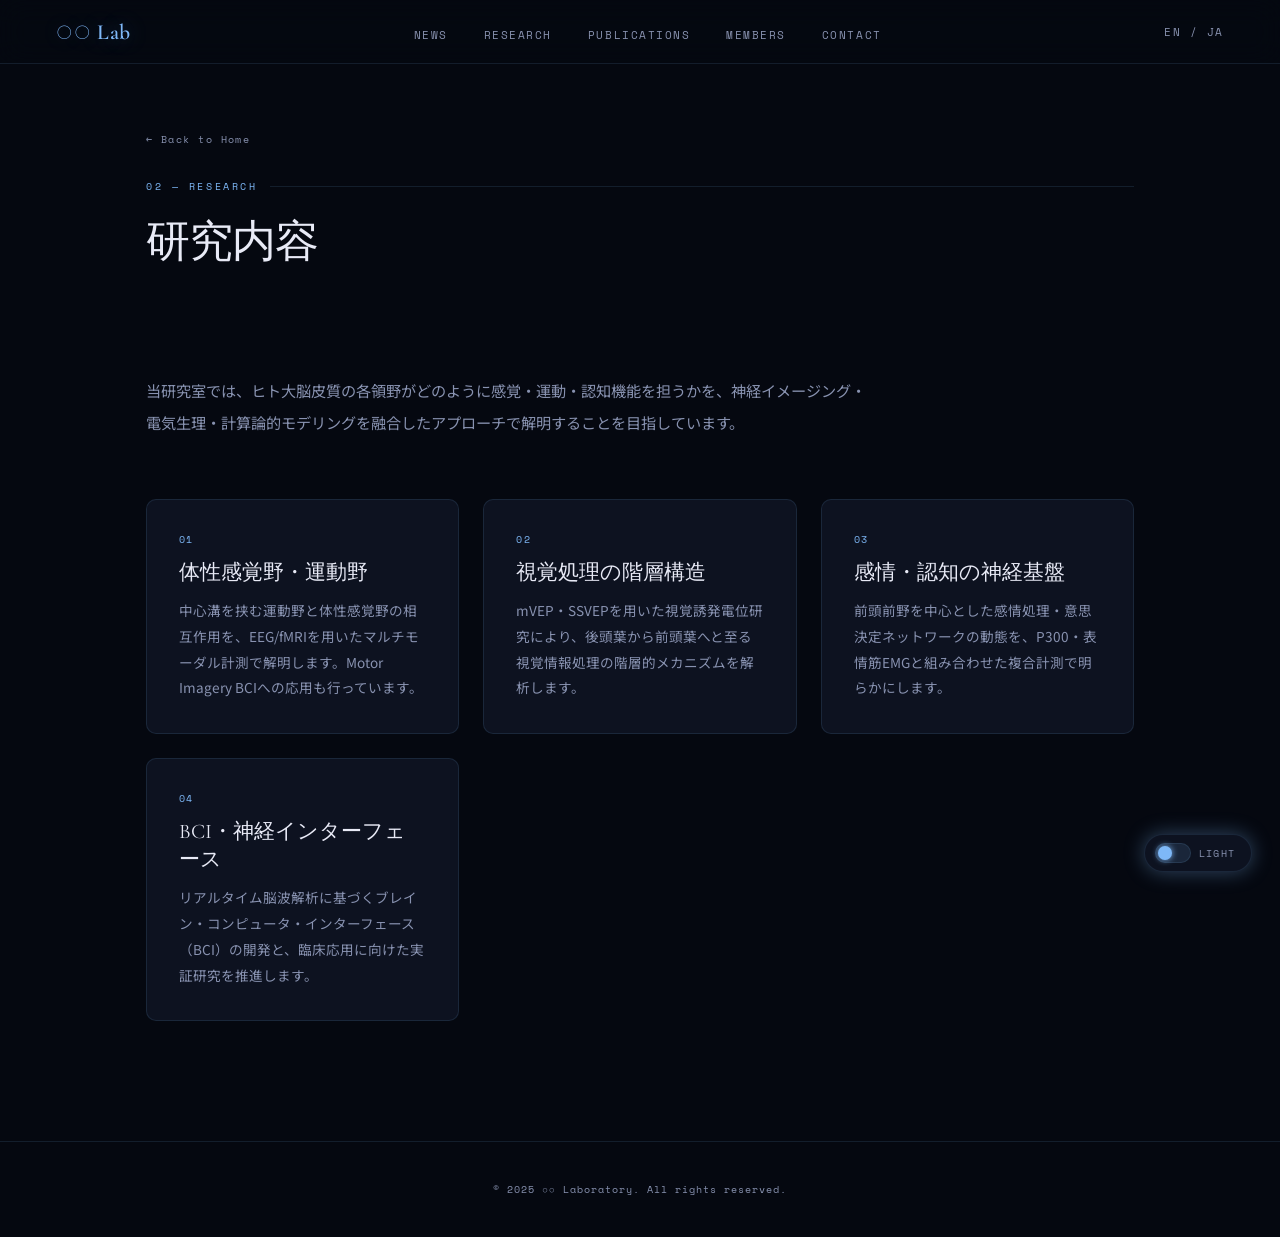
<file: research/index.html>
<!DOCTYPE html>
<html lang="ja" data-theme="dark">
<head>
<meta charset="UTF-8">
<meta name="viewport" content="width=device-width, initial-scale=1.0">
<title>研究内容 — ○○ Lab</title>
<link href="https://fonts.googleapis.com/css2?family=Cormorant+Garamond:wght@300;400;600&family=Lora:ital,wght@0,400;0,500;1,400&family=Space+Mono:wght@400;700&family=IBM+Plex+Mono:wght@400;500&family=Noto+Sans+JP:wght@300;400;500&display=swap" rel="stylesheet">
<style>
/* ═══════════════════════════════════════════════
   THEME VARIABLES
═══════════════════════════════════════════════ */
[data-theme="dark"] {
  --bg:          #050810;
  --bg2:         #080d1a;
  --surface:     #0d1220;
  --accent:      #7eb8f7;
  --accent2:     #a78bfa;
  --accent3:     #f472b6;
  --text:        #e8eaf6;
  --text-dim:    #8892b0;
  --border:      rgba(126,184,247,0.12);
  --nav-bg:      rgba(5,8,16,0.88);
  --hero-bg:     radial-gradient(ellipse 60% 60% at 50% 50%, rgba(126,184,247,0.07) 0%, transparent 70%);
  --grid-line:   rgba(126,184,247,0.04);
  --brain-color: #1a2040;
  --brain-emissive: #0d1030;
  --brain-spec:  #7eb8f7;
  --brain-wire:  #7eb8f7;
  --brain-wire-opacity: 0.06;
  --glow:        0 0 20px rgba(126,184,247,0.35);
  --font-display: 'Cormorant Garamond', serif;
  --font-mono:    'Space Mono', monospace;
  --switch-bg:    rgba(126,184,247,0.1);
  --switch-icon:  '☀';
  --switch-label: 'Light';
}
[data-theme="ivory"] {
  --bg:          #faf8ff;
  --bg2:         #ede8f8;
  --surface:     #fbfaff;
  --accent:      #7c3aed;
  --accent2:     #6d28d9;
  --accent3:     #a78bfa;
  --text:        #1e1b2e;
  --text-dim:    #6b6880;
  --border:      rgba(124,58,237,0.12);
  --nav-bg:      rgba(250,248,255,0.93);
  --hero-bg:     linear-gradient(135deg, #faf8ff 60%, #ede8f8 100%);
  --grid-line:   rgba(124,58,237,0.04);
  --brain-color: #ede8f8;
  --brain-emissive: #e0d8f8;
  --brain-spec:  #ffffff;
  --brain-wire:  #7c3aed;
  --brain-wire-opacity: 0.025;
  --glow:        0 4px 18px rgba(124,58,237,0.12);
  --font-display: 'Lora', serif;
  --font-mono:    'IBM Plex Mono', monospace;
  --switch-bg:    rgba(124,58,237,0.08);
  --switch-icon:  '🌙';
  --switch-label: 'Dark';
}

/* ═══════════════════════════════════════════════
   BASE
═══════════════════════════════════════════════ */
*, *::before, *::after { margin:0; padding:0; box-sizing:border-box; }
html { scroll-behavior: smooth; }
body {
  background: var(--bg);
  color: var(--text);
  font-family: 'Noto Sans JP', sans-serif;
  overflow-x: hidden;
  transition: background 0.5s ease, color 0.5s ease;
}

/* ═══════════════════════════════════════════════
   THEME SWITCHER
═══════════════════════════════════════════════ */
#lang-switch {
  display: flex;
  align-items: center;
  gap: 6px;
  background: none;
  border: none;
  cursor: pointer;
  user-select: none;
  padding: 0;
}
#lang-switch .switch-track { display: none; }
#lang-switch .switch-label {
  font-family: var(--font-mono);
  font-size: 0.68rem;
  letter-spacing: 0.14em;
  text-transform: uppercase;
  color: var(--text-dim);
  transition: color 0.3s;
}
#lang-switch:hover .switch-label { color: var(--accent); }

#theme-switch {
  position: fixed;
  bottom: 28px;
  right: 28px;
  z-index: 2000;
  display: flex;
  align-items: center;
  gap: 8px;
  background: var(--surface);
  border: 1px solid var(--border);
  border-radius: 40px;
  padding: 8px 16px 8px 10px;
  cursor: pointer;
  box-shadow: var(--glow);
  transition: background 0.4s, border-color 0.4s, box-shadow 0.4s, transform 0.2s;
  user-select: none;
}
#theme-switch:hover { transform: scale(1.05); }
#theme-switch:active { transform: scale(0.97); }

.switch-track {
  width: 36px; height: 20px;
  background: var(--border);
  border: 1px solid var(--border);
  border-radius: 10px;
  position: relative;
  transition: background 0.4s;
}
.switch-thumb {
  width: 14px; height: 14px;
  background: var(--accent);
  border-radius: 50%;
  position: absolute;
  top: 2px; left: 2px;
  transition: transform 0.35s cubic-bezier(.4,0,.2,1), background 0.4s;
  box-shadow: 0 0 6px var(--accent);
}
[data-theme="ivory"] .switch-thumb { transform: translateX(16px); }

.switch-label {
  font-family: var(--font-mono);
  font-size: 0.62rem;
  letter-spacing: 0.12em;
  text-transform: uppercase;
  color: var(--text-dim);
  transition: color 0.4s;
}

/* ═══════════════════════════════════════════════
   NAV
═══════════════════════════════════════════════ */
:root { --nav-h: 64px; }
nav {
  position: fixed; top:0; left:0; right:0; height: var(--nav-h);
  background: var(--nav-bg);
  backdrop-filter: blur(14px);
  border-bottom: 1px solid var(--border);
  display: flex; align-items: center; justify-content: space-between;
  padding: 0 56px; z-index: 1000;
  transition: background 0.5s, border-color 0.5s;
  gap: 24px;
}
.nav-logo {
  font-family: var(--font-display);
  font-size: 1.35rem; font-weight: 600;
  color: var(--accent); text-decoration: none;
  letter-spacing: 0.03em;
  text-shadow: var(--glow);
  transition: color 0.4s, text-shadow 0.4s, font-family 0.1s;
}
.nav-links { display:flex; gap:36px; list-style:none; }
.nav-links a {
  font-family: var(--font-mono);
  font-size: 0.68rem; letter-spacing: 0.14em; text-transform: uppercase;
  color: var(--text-dim); text-decoration: none;
  transition: color 0.3s, font-family 0.1s;
  position: relative;
}
.nav-links a::after {
  content:''; position:absolute; bottom:-3px; left:0;
  width:0; height:1px; background:var(--accent);
  transition: width 0.3s;
}
.nav-links a:hover { color: var(--accent); }
.nav-links a:hover::after { width: 100%; }

/* ═══════════════════════════════════════════════
   HERO
═══════════════════════════════════════════════ */
#hero {
  width:100%; height:100vh; padding-top:var(--nav-h);
  display:flex; align-items:center; justify-content:center;
  position:relative; overflow:hidden;
  background: var(--hero-bg);
  transition: background 0.5s;
}
#hero::before {
  content:''; position:absolute; inset:0; pointer-events:none;
  background-image:
    linear-gradient(var(--grid-line) 1px, transparent 1px),
    linear-gradient(90deg, var(--grid-line) 1px, transparent 1px);
  background-size: 48px 48px;
  transition: background-image 0.5s;
}

.hero-layout {
  display: grid;
  grid-template-columns: 1fr 1fr;
  gap: 80px; align-items: center;
  max-width: 1100px; width: 100%;
  padding: 0 56px;
  position: relative; z-index: 1;
}
.hero-text { order: 1; }
#canvas-wrap {
  order: 2;
  position: relative;
  width: min(460px, 44vw);
  height: min(460px, 44vw);
  flex-shrink: 0;
}
@media(max-width:768px){
  #canvas-wrap { width: min(340px, 90vw); height: min(340px, 90vw); margin: 0 auto; }
}

.hero-kicker {
  font-family: var(--font-mono);
  font-size: 0.65rem; letter-spacing: 0.26em; text-transform: uppercase;
  color: var(--accent); margin-bottom: 18px;
  display: flex; align-items: center; gap: 12px;
  transition: color 0.4s;
}
[data-theme="dark"] .hero-kicker::before  { content:''; width:28px; height:1px; background:var(--accent); }
[data-theme="ivory"] .hero-kicker::before { content:''; width:0; }

.hero-h1 {
  font-family: var(--font-display);
  font-size: clamp(2rem, 3.8vw, 3.4rem);
  font-weight: 300; line-height: 1.2;
  letter-spacing: -0.02em; margin-bottom: 20px;
  color: var(--text);
  transition: font-family 0.1s, color 0.4s;
}
.hero-h1 em { font-style: italic; color: var(--accent); font-weight: 400; transition: color 0.4s; }
.hero-divider {
  width: 40px; height: 2px; background: var(--accent);
  border-radius: 1px; margin: 20px 0;
  transition: background 0.4s;
}
[data-theme="dark"] .hero-divider { display: none; }
.hero-p {
  font-size: 0.88rem; color: var(--text-dim); line-height: 2;
  max-width: 420px;
  transition: color 0.4s;
}

/* Canvas */
#canvas-wrap {
  position:relative;
  width: min(480px, 44vw); height: min(480px, 44vw);
  cursor: grab;
  filter: drop-shadow(var(--glow));
  transition: filter 0.5s;
}
#canvas-wrap:active { cursor: grabbing; }
#brain-canvas { width:100%; height:100%; display:block; }
#labels-container { position:absolute; inset:0; pointer-events:none; }
.drag-hint {
  position:absolute; bottom:-30px; left:50%; transform:translateX(-50%);
  font-family: var(--font-mono); font-size:0.6rem; letter-spacing:0.2em;
  text-transform:uppercase; color:var(--text-dim); white-space:nowrap;
  animation: breathe 2.5s ease-in-out infinite;
  transition: color 0.4s;
}
@keyframes breathe { 0%,100%{opacity:0.35} 50%{opacity:0.85} }
@keyframes labelFlash { 0%{filter:brightness(1)} 30%{filter:brightness(2) drop-shadow(0 0 8px white)} 100%{filter:brightness(1)} }
.label-flash .label-dot { animation: labelFlash 2s ease; }

/* ═══════════════════════════════════════════════
   REGION LABELS
═══════════════════════════════════════════════ */
.region-label {
  position:absolute; transform:translate(-50%,-50%);
  pointer-events:auto; opacity:0; transition:opacity 0.4s;
}
.region-label.visible { opacity:1; }
.label-dot {
  width:10px; height:10px; border-radius:50%; margin:auto;
  z-index:2; position:relative; cursor:pointer;
}
.label-line { pointer-events:none; width:1px; }
.label-card { pointer-events:auto; }
[data-theme="ivory"] .label-dot { border: 2px solid white; }
.label-line { width:1px; height:0; margin:0 auto; opacity:0; transition:height 0.3s, opacity 0.3s; }
.label-card {
  padding:10px 14px; width:172px; cursor:pointer;
  background: var(--surface);
  border-radius: 6px;
  opacity: 0; transform: translateY(8px);
  transition: opacity 0.3s ease, transform 0.3s ease, box-shadow 0.3s, background 0.4s;
  pointer-events: none;
}
[data-theme="dark"] .label-card {
  border: 1px solid rgba(126,184,247,0.2);
  box-shadow: 0 4px 20px rgba(0,0,0,0.4);
}
[data-theme="ivory"] .label-card {
  border: 1px solid var(--border);
  box-shadow: 0 4px 18px rgba(124,58,237,0.08);
}
.region-label:hover .label-line { height:22px; opacity:0.5; }
.region-label:hover .label-card { opacity:1; transform:translateY(0); pointer-events:auto; }
.label-card:hover { opacity:1; transform:translateY(0); }
[data-theme="dark"]  .label-card:hover { box-shadow: 0 8px 30px rgba(0,0,0,0.5); }
[data-theme="ivory"] .label-card:hover { box-shadow: 0 10px 32px rgba(194,65,12,0.12); }

.label-name {
  font-family: var(--font-mono);
  font-size:0.65rem; font-weight:500; letter-spacing:0.07em;
  white-space:nowrap; transition: color 0.4s;
}
.label-en {
  font-family: var(--font-mono);
  font-size:0.54rem; color:var(--text-dim); letter-spacing:0.04em; margin-top:2px;
  transition: color 0.4s;
}
.label-desc {
  font-size:0.72rem; color:var(--text-dim); line-height:1.65;
  max-height:0; overflow:hidden; opacity:0;
  transition: max-height 0.4s, opacity 0.4s, margin-top 0.3s, color 0.4s;
}
.label-card:hover .label-desc { max-height:130px; opacity:1; margin-top:8px; }
.label-link {
  display:inline-block; margin-top:7px;
  font-family: var(--font-mono); font-size:0.58rem; letter-spacing:0.07em;
  color:var(--accent2); text-decoration:none;
  border-bottom:1px solid currentColor;
  transition: opacity 0.2s, color 0.4s;
}
.label-link:hover { opacity:0.7; }

/* ═══════════════════════════════════════════════
   SECTIONS
═══════════════════════════════════════════════ */
.section-inner { max-width:1100px; margin:0 auto; padding:110px 56px; }
.alt-section { background: var(--bg2); transition: background 0.5s; }
.alt-section .section-inner { padding: 110px 56px; }

.section-label {
  font-family: var(--font-mono);
  font-size:0.62rem; letter-spacing:0.26em; text-transform:uppercase;
  color:var(--accent); margin-bottom:18px;
  display:flex; align-items:center; gap:12px;
  transition: color 0.4s;
}
.section-label::after { content:''; flex:1; height:1px; background:var(--border); transition: background 0.4s; }
.section-h2 {
  font-family: var(--font-display);
  font-size: clamp(1.8rem, 3.4vw, 2.8rem);
  font-weight: 300; letter-spacing:-0.02em; margin-bottom:44px;
  color: var(--text);
  transition: font-family 0.1s, color 0.4s;
}

/* News & Events */
.news-list { list-style:none; display:flex; flex-direction:column; gap:0; }
.news-item {
  display:flex; align-items:baseline; gap:16px;
  padding:16px 0; border-bottom:1px solid var(--border);
  transition:border-color 0.4s, padding-left 0.2s;
}
.news-item:hover { padding-left:6px; }
.news-date {
  font-family:var(--font-mono); font-size:0.65rem;
  color:var(--accent); white-space:nowrap; min-width:58px;
  transition:color 0.4s;
}
.news-badge {
  font-family:var(--font-mono); font-size:0.52rem; letter-spacing:0.08em;
  padding:2px 8px; border-radius:4px; white-space:nowrap;
  border:1px solid;
}
.news-badge-paper  { background:rgba(126,184,247,0.12); color:#7eb8f7; border-color:rgba(126,184,247,0.35); }
.news-badge-event  { background:rgba(167,139,250,0.12); color:#a78bfa; border-color:rgba(167,139,250,0.35); }
.news-badge-award  { background:rgba(251,191,36,0.12);  color:#fbbf24; border-color:rgba(251,191,36,0.35); }
.news-text { font-size:0.88rem; line-height:1.7; color:var(--text-dim); transition:color 0.4s; }

/* Publications */
.pub-list { list-style:none; }
.pub-item {
  padding:28px 0; border-bottom:1px solid var(--border);
  display:grid; grid-template-columns:72px 1fr; gap:24px;
  transition: padding-left 0.25s, background 0.25s, border-color 0.4s;
}
.pub-item:hover { padding-left:10px; background:rgba(128,128,255,0.02); }
.pub-year {
  font-family: var(--font-mono); font-size:0.68rem;
  color:var(--accent); padding-top:3px;
  transition: color 0.4s;
}
.pub-title {
  font-family: var(--font-display);
  font-size:1.1rem; font-weight:400; margin-bottom:5px; line-height:1.45;
  transition: font-family 0.1s, color 0.4s;
}
.pub-authors { font-size:0.78rem; color:var(--text-dim); margin-bottom:4px; transition:color 0.4s; }
.pub-journal { font-family:var(--font-mono); font-size:0.62rem; color:var(--accent2); transition:color 0.4s; }
.pub-tags { margin-top:8px; display:flex; flex-wrap:wrap; gap:6px; }
.pub-tag {
  font-family:var(--font-mono); font-size:0.55rem; letter-spacing:0.06em;
  padding:2px 8px; border-radius:4px; border:1px solid;
  cursor:pointer; transition:opacity 0.2s, transform 0.15s;
}
.pub-tag:hover { opacity:0.75; transform:translateY(-1px); }

/* Members */
.member-tabs { display:flex; gap:8px; margin-bottom:32px; flex-wrap:wrap; }
.member-tab {
  font-family:var(--font-mono); font-size:0.62rem; letter-spacing:0.12em; text-transform:uppercase;
  padding:6px 16px; border-radius:20px; cursor:pointer;
  border:1px solid var(--border); background:transparent; color:var(--text-dim);
  transition:all 0.25s;
}
.member-tab:hover { color:var(--accent); border-color:var(--accent); }
.member-tab.active { background:var(--accent); color:var(--bg); border-color:var(--accent); }
.members-group { display:none; }
.members-group.active { display:grid; grid-template-columns:repeat(auto-fill,minmax(220px,1fr)); gap:20px; }
.member-card {
  background:var(--surface); border:1px solid var(--border);
  border-radius:10px; padding:28px 24px; cursor:pointer;
  transition:transform 0.3s,box-shadow 0.3s,background 0.4s,border-color 0.4s;
}
[data-theme="ivory"] .member-card { border-radius:12px; }
.member-card:hover { transform:translateY(-4px); box-shadow:0 10px 32px rgba(0,0,0,0.12); }
.member-avatar {
  width:52px; height:52px; border-radius:50%;
  background:linear-gradient(135deg,rgba(128,128,255,0.1),rgba(180,100,200,0.1));
  margin-bottom:16px;
  display:flex; align-items:center; justify-content:center;
  font-family:var(--font-display); font-size:1.3rem; color:var(--accent);
  transition: color 0.4s;
}
.member-name { font-family:var(--font-display); font-size:1.1rem; margin-bottom:4px; transition:font-family 0.1s; }
.member-role { font-family:var(--font-mono); font-size:0.58rem; letter-spacing:0.1em; text-transform:uppercase; color:var(--text-dim); margin-bottom:12px; transition:color 0.4s; }
.member-bio { font-size:0.78rem; color:var(--text-dim); line-height:1.75; transition:color 0.4s; }

/* Member Detail Overlay */
#member-overlay {
  position:fixed; inset:0; z-index:3000;
  display:flex; justify-content:flex-end;
  pointer-events:none;
}
#member-overlay.open { pointer-events:auto; }
#member-overlay-bg {
  position:absolute; inset:0;
  background:rgba(0,0,0,0); transition:background 0.35s;
}
#member-overlay.open #member-overlay-bg { background:rgba(0,0,0,0.5); }
#member-panel {
  position:relative; z-index:1;
  width:min(520px,92vw); height:100vh;
  background:var(--surface); border-left:1px solid var(--border);
  overflow-y:auto; padding:48px 40px;
  transform:translateX(100%);
  transition:transform 0.4s cubic-bezier(.4,0,.2,1), background 0.4s, border-color 0.4s;
  display:flex; flex-direction:column; gap:0;
}
#member-overlay.open #member-panel { transform:translateX(0); }
#member-close {
  position:sticky; top:0; left:0; align-self:flex-start;
  background:none; border:none; cursor:pointer;
  font-family:var(--font-mono); font-size:0.62rem; letter-spacing:0.1em;
  color:var(--text-dim); padding:0; margin-bottom:32px;
  display:flex; align-items:center; gap:8px;
  transition:color 0.2s;
}
#member-close:hover { color:var(--accent); }
.mp-avatar {
  width:88px; height:88px; border-radius:50%;
  background:linear-gradient(135deg,rgba(128,128,255,0.15),rgba(180,100,200,0.15));
  display:flex; align-items:center; justify-content:center;
  font-family:var(--font-display); font-size:2.2rem; color:var(--accent);
  margin-bottom:20px; flex-shrink:0;
}
.mp-name { font-family:var(--font-display); font-size:1.8rem; font-weight:300; margin-bottom:4px; }
.mp-role { font-family:var(--font-mono); font-size:0.6rem; letter-spacing:0.12em; text-transform:uppercase; color:var(--text-dim); margin-bottom:24px; }
.mp-divider { width:32px; height:2px; background:var(--accent); border-radius:1px; margin-bottom:28px; }
.mp-section-title {
  font-family:var(--font-mono); font-size:0.6rem; letter-spacing:0.18em; text-transform:uppercase;
  color:var(--accent); margin-bottom:10px; margin-top:28px;
}
.mp-text { font-size:0.88rem; line-height:1.9; color:var(--text-dim); }
.mp-tags { display:flex; flex-wrap:wrap; gap:6px; margin-top:4px; }
.mp-tag {
  font-family:var(--font-mono); font-size:0.55rem; letter-spacing:0.06em;
  padding:3px 10px; border-radius:4px; border:1px solid var(--border);
  color:var(--text-dim);
}
.mp-links { display:flex; flex-direction:column; gap:8px; margin-top:4px; }
.mp-link {
  font-family:var(--font-mono); font-size:0.65rem; letter-spacing:0.06em;
  color:var(--accent); text-decoration:none; display:flex; align-items:center; gap:8px;
  transition:opacity 0.2s;
}
.mp-link:hover { opacity:0.7; }
.mp-pubs { display:flex; flex-direction:column; gap:10px; margin-top:4px; }
.mp-pub {
  padding:12px 14px; border-radius:6px; border:1px solid var(--border);
  font-size:0.8rem; line-height:1.6; color:var(--text-dim);
  transition:border-color 0.3s;
}
.mp-pub:hover { border-color:var(--accent); }
.mp-pub-year { font-family:var(--font-mono); font-size:0.58rem; color:var(--accent); margin-bottom:3px; }

/* Contact */
.contact-grid { display:grid; grid-template-columns:1fr 1fr; gap:60px; align-items:start; }
.contact-info p { font-size:0.85rem; color:var(--text-dim); line-height:2.1; transition:color 0.4s; }
.contact-info a { color:var(--accent); text-decoration:none; transition:color 0.4s; }
.contact-info a:hover { text-decoration:underline; }
.contact-map {
  background:var(--bg2); border:1px solid var(--border); border-radius:8px;
  height:200px; display:flex; align-items:center; justify-content:center;
  font-family:var(--font-mono); font-size:0.6rem; letter-spacing:0.1em; color:var(--text-dim);
  transition: background 0.4s, border-color 0.4s, color 0.4s;
}

footer {
  text-align:center; padding:40px;
  border-top:1px solid var(--border);
  font-family:var(--font-mono); font-size:0.62rem; letter-spacing:0.1em; color:var(--text-dim);
  transition: border-color 0.4s, color 0.4s;
}

@media(max-width:768px){
  nav{padding:0 24px;}
  .hero-layout{grid-template-columns:1fr;gap:48px;padding:0 24px;}
  .hero-text{order:1;} #canvas-wrap{order:2;width:min(360px,85vw);height:min(360px,85vw);margin:0 auto;}
  .section-inner{padding:80px 24px;}
  .alt-section .section-inner{padding:80px 24px;}
  .contact-grid{grid-template-columns:1fr;gap:32px;}
  .nav-links{gap:20px;} .nav-links a{font-size:0.6rem;}
  #theme-switch{bottom:20px;right:20px;}
}
</style>
<style>
.page-hero {
  padding: calc(var(--nav-h) + 60px) 56px 60px;
  max-width: 1100px; margin: 0 auto;
}
.back-link {
  font-family: var(--font-mono); font-size: 0.65rem; letter-spacing: 0.14em;
  color: var(--text-dim); text-decoration: none;
  display: inline-flex; align-items: center; gap: 8px;
  margin-bottom: 32px; transition: color 0.3s;
}
.back-link:hover { color: var(--accent); }
.page-content { max-width: 1100px; margin: 0 auto; padding: 0 56px 120px; }
@media(max-width:768px) {
  .page-hero { padding: calc(var(--nav-h) + 40px) 24px 40px; }
  .page-content { padding: 0 24px 80px; }
}
</style>
</head>
<body>
<!-- THEME SWITCH -->
<button id="theme-switch" aria-label="テーマ切り替え">
  <div class="switch-track"><div class="switch-thumb"></div></div>
  <span class="switch-label" id="switch-label">Light</span>
</button>
<!-- NAV -->
<nav>
  <a href="/labsite/" class="nav-logo">○○ Lab</a>
  <ul class="nav-links">
    <li><a href="/labsite/#news">News</a></li>
    <li><a href="/labsite/#research">Research</a></li>
    <li><a href="/labsite/#publications">Publications</a></li>
    <li><a href="/labsite/#members">Members</a></li>
    <li><a href="/labsite/#contact">Contact</a></li>
  </ul>
  <button id="lang-switch" aria-label="言語切り替え">
    <span class="switch-label" id="lang-label">EN / JA</span>
  </button>
</nav>

<div class="page-hero">
  <a href="/labsite/" class="back-link">← Back to Home</a>
  <p class="section-label">02 — Research</p>
  <h1 class="section-h2">研究内容</h1>
</div>

<div class="page-content">

<p style="font-size:0.95rem;line-height:2.1;color:var(--text-dim);max-width:720px;margin-bottom:60px;">
当研究室では、ヒト大脳皮質の各領野がどのように感覚・運動・認知機能を担うかを、神経イメージング・電気生理・計算論的モデリングを融合したアプローチで解明することを目指しています。
</p>
<div style="display:grid;grid-template-columns:repeat(auto-fill,minmax(300px,1fr));gap:24px;">
  <div style="background:var(--surface);border:1px solid var(--border);border-radius:10px;padding:32px;">
    <p style="font-family:var(--font-mono);font-size:0.6rem;letter-spacing:0.15em;color:var(--accent);margin-bottom:12px;">01</p>
    <h3 style="font-family:var(--font-display);font-size:1.3rem;font-weight:400;margin-bottom:12px;">体性感覚野・運動野</h3>
    <p style="font-size:0.85rem;line-height:1.9;color:var(--text-dim);">中心溝を挟む運動野と体性感覚野の相互作用を、EEG/fMRIを用いたマルチモーダル計測で解明します。Motor Imagery BCIへの応用も行っています。</p>
  </div>
  <div style="background:var(--surface);border:1px solid var(--border);border-radius:10px;padding:32px;">
    <p style="font-family:var(--font-mono);font-size:0.6rem;letter-spacing:0.15em;color:var(--accent);margin-bottom:12px;">02</p>
    <h3 style="font-family:var(--font-display);font-size:1.3rem;font-weight:400;margin-bottom:12px;">視覚処理の階層構造</h3>
    <p style="font-size:0.85rem;line-height:1.9;color:var(--text-dim);">mVEP・SSVEPを用いた視覚誘発電位研究により、後頭葉から前頭葉へと至る視覚情報処理の階層的メカニズムを解析します。</p>
  </div>
  <div style="background:var(--surface);border:1px solid var(--border);border-radius:10px;padding:32px;">
    <p style="font-family:var(--font-mono);font-size:0.6rem;letter-spacing:0.15em;color:var(--accent);margin-bottom:12px;">03</p>
    <h3 style="font-family:var(--font-display);font-size:1.3rem;font-weight:400;margin-bottom:12px;">感情・認知の神経基盤</h3>
    <p style="font-size:0.85rem;line-height:1.9;color:var(--text-dim);">前頭前野を中心とした感情処理・意思決定ネットワークの動態を、P300・表情筋EMGと組み合わせた複合計測で明らかにします。</p>
  </div>
  <div style="background:var(--surface);border:1px solid var(--border);border-radius:10px;padding:32px;">
    <p style="font-family:var(--font-mono);font-size:0.6rem;letter-spacing:0.15em;color:var(--accent);margin-bottom:12px;">04</p>
    <h3 style="font-family:var(--font-display);font-size:1.3rem;font-weight:400;margin-bottom:12px;">BCI・神経インターフェース</h3>
    <p style="font-size:0.85rem;line-height:1.9;color:var(--text-dim);">リアルタイム脳波解析に基づくブレイン・コンピュータ・インターフェース（BCI）の開発と、臨床応用に向けた実証研究を推進します。</p>
  </div>
</div>

</div>

<footer>© 2025 ○○ Laboratory. All rights reserved.</footer>

<script>
document.addEventListener('DOMContentLoaded', () => {
  const htmlEl = document.documentElement;
  const btn = document.getElementById('theme-switch');
  const lbl = document.getElementById('switch-label');
  if (btn) btn.addEventListener('click', () => {
    const next = htmlEl.getAttribute('data-theme') === 'dark' ? 'ivory' : 'dark';
    htmlEl.setAttribute('data-theme', next);
    if (lbl) lbl.textContent = next === 'dark' ? 'Light' : 'Dark';
  });
  // lang switch
  let lang = 'ja';
  const langBtn = document.getElementById('lang-switch');
  if (langBtn) langBtn.addEventListener('click', () => {
    lang = lang === 'ja' ? 'en' : 'ja';
    const langLbl = document.getElementById('lang-label');
    if (lang === 'en') {
      langLbl.innerHTML = '<span style="text-decoration:underline;color:var(--accent)">EN</span> / JA';
    } else {
      langLbl.innerHTML = 'EN / <span style="text-decoration:underline;color:var(--accent)">JA</span>';
    }
  });
});
</script>
</body>
</html>
</file>
